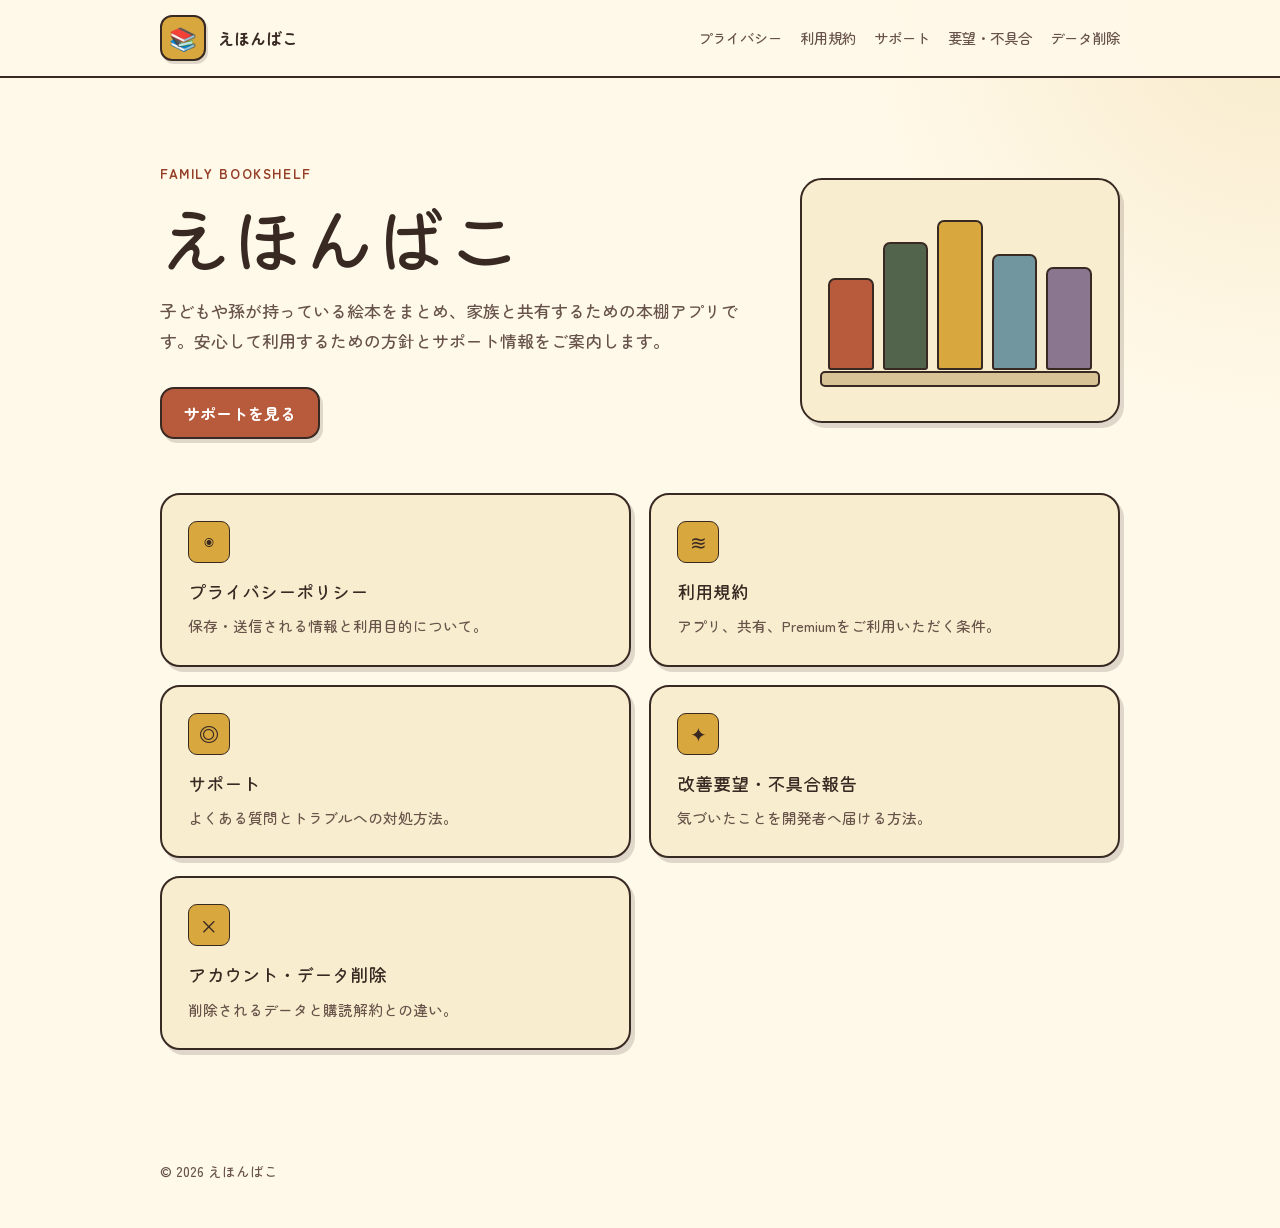
<file: ehonbako/index.html>
<!doctype html>
<html lang="ja">
<head>
  <meta charset="utf-8">
  <meta name="viewport" content="width=device-width, initial-scale=1">
  <meta name="description" content="えほんばこの公式サポート・ポリシーページです。">
  <title>えほんばこ｜サポート・ポリシー</title>
  <link rel="icon" href="favicon.svg" type="image/svg+xml">
  <link rel="stylesheet" href="styles.css">
</head>
<body>
  <header class="site-header"><nav class="nav" aria-label="メインナビゲーション"><a class="brand" href="index.html"><span class="brand-mark" aria-hidden="true">📚</span><span>えほんばこ</span></a><div class="nav-links"><a href="privacy-policy.html">プライバシー</a><a href="terms.html">利用規約</a><a href="support.html">サポート</a><a href="feedback.html">要望・不具合</a><a href="account-deletion.html">データ削除</a></div></nav></header>
  <main>
    <section class="hero">
      <div><div class="eyebrow">FAMILY BOOKSHELF</div><h1>えほんばこ</h1><p class="lead">子どもや孫が持っている絵本をまとめ、家族と共有するための本棚アプリです。安心して利用するための方針とサポート情報をご案内します。</p><a class="button" href="support.html">サポートを見る</a></div>
      <div class="shelf-art" aria-hidden="true"><div class="books"><span class="book"></span><span class="book"></span><span class="book"></span><span class="book"></span><span class="book"></span></div><span class="shelf"></span></div>
    </section>
    <section class="card-grid" aria-label="ご案内">
      <a class="card" href="privacy-policy.html"><span class="icon" aria-hidden="true">◉</span><h2>プライバシーポリシー</h2><p>保存・送信される情報と利用目的について。</p></a>
      <a class="card" href="terms.html"><span class="icon" aria-hidden="true">≋</span><h2>利用規約</h2><p>アプリ、共有、Premiumをご利用いただく条件。</p></a>
      <a class="card" href="support.html"><span class="icon" aria-hidden="true">◎</span><h2>サポート</h2><p>よくある質問とトラブルへの対処方法。</p></a>
      <a class="card" href="feedback.html"><span class="icon" aria-hidden="true">✦</span><h2>改善要望・不具合報告</h2><p>気づいたことを開発者へ届ける方法。</p></a>
      <a class="card" href="account-deletion.html"><span class="icon" aria-hidden="true">×</span><h2>アカウント・データ削除</h2><p>削除されるデータと購読解約との違い。</p></a>
    </section>
  </main>
  <footer class="site-footer">© 2026 えほんばこ</footer>
</body>
</html>
</file>
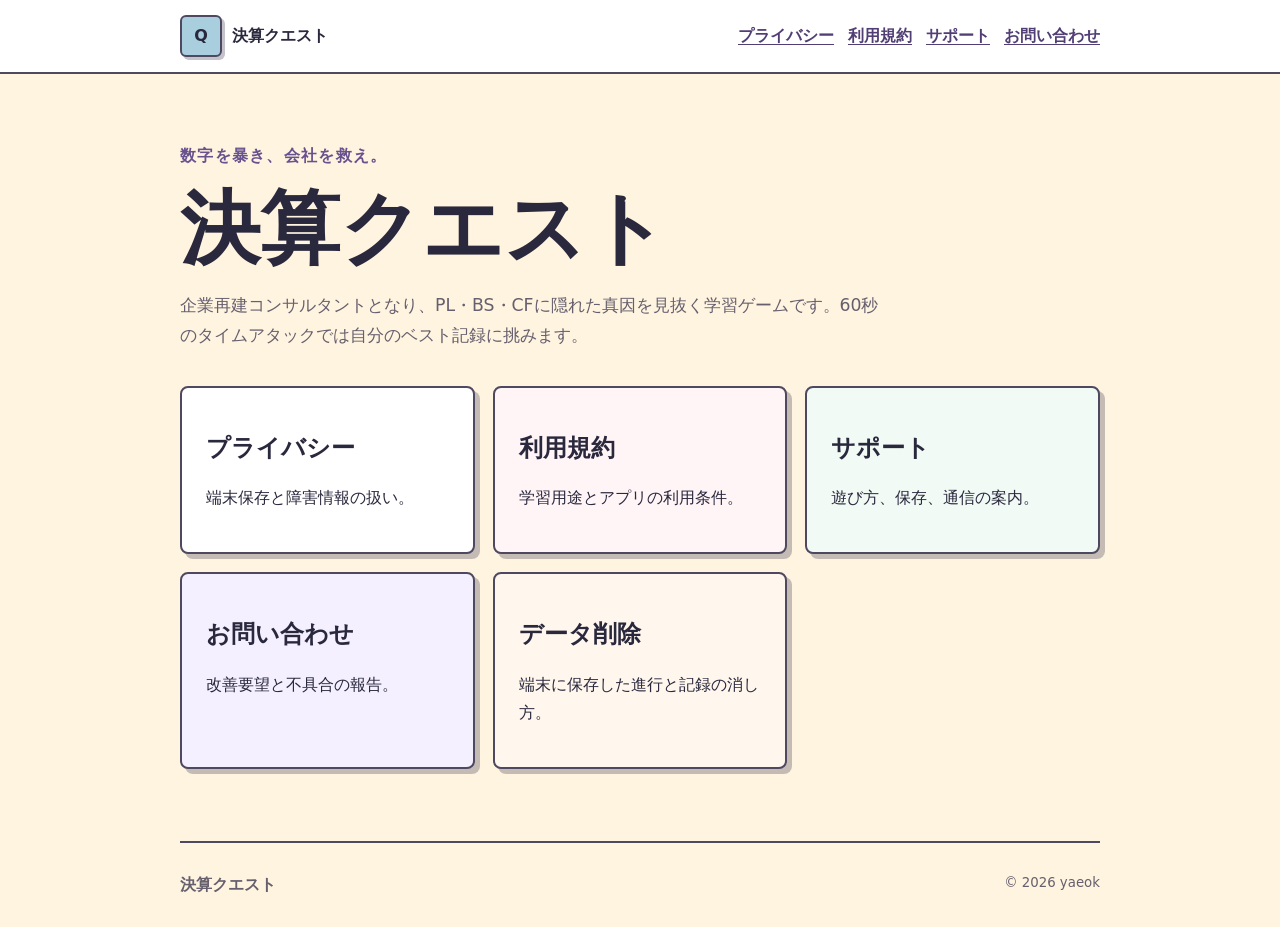
<file: kessan-quest/index.html>
<!doctype html>
<html lang="ja">
<head>
  <meta charset="utf-8">
  <meta name="viewport" content="width=device-width,initial-scale=1">
  <meta name="description" content="決算クエストの公式サポート情報です。">
  <title>決算クエスト｜公式サポート</title>
  <link rel="stylesheet" href="style.css">
</head>
<body>
  <a class="skip" href="#main">本文へ</a>
  <header class="site-header"><nav class="nav" aria-label="メインナビゲーション"><a class="brand" href="index.html"><span class="mark" aria-hidden="true">Q</span>決算クエスト</a><div class="links"><a href="privacy-policy.html">プライバシー</a><a href="terms.html">利用規約</a><a href="support.html">サポート</a><a href="feedback.html">お問い合わせ</a></div></nav></header>
  <main id="main">
    <p class="kicker">数字を暴き、会社を救え。</p>
    <h1>決算クエスト</h1>
    <p class="lead">企業再建コンサルタントとなり、PL・BS・CFに隠れた真因を見抜く学習ゲームです。60秒のタイムアタックでは自分のベスト記録に挑みます。</p>
    <div class="grid">
      <a class="card" href="privacy-policy.html"><h2>プライバシー</h2><p>端末保存と障害情報の扱い。</p></a>
      <a class="card" href="terms.html"><h2>利用規約</h2><p>学習用途とアプリの利用条件。</p></a>
      <a class="card" href="support.html"><h2>サポート</h2><p>遊び方、保存、通信の案内。</p></a>
      <a class="card" href="feedback.html"><h2>お問い合わせ</h2><p>改善要望と不具合の報告。</p></a>
      <a class="card" href="account-deletion.html"><h2>データ削除</h2><p>端末に保存した進行と記録の消し方。</p></a>
    </div>
  </main>
  <footer><strong>決算クエスト</strong><small>© 2026 yaeok</small></footer>
</body>
</html>
</file>
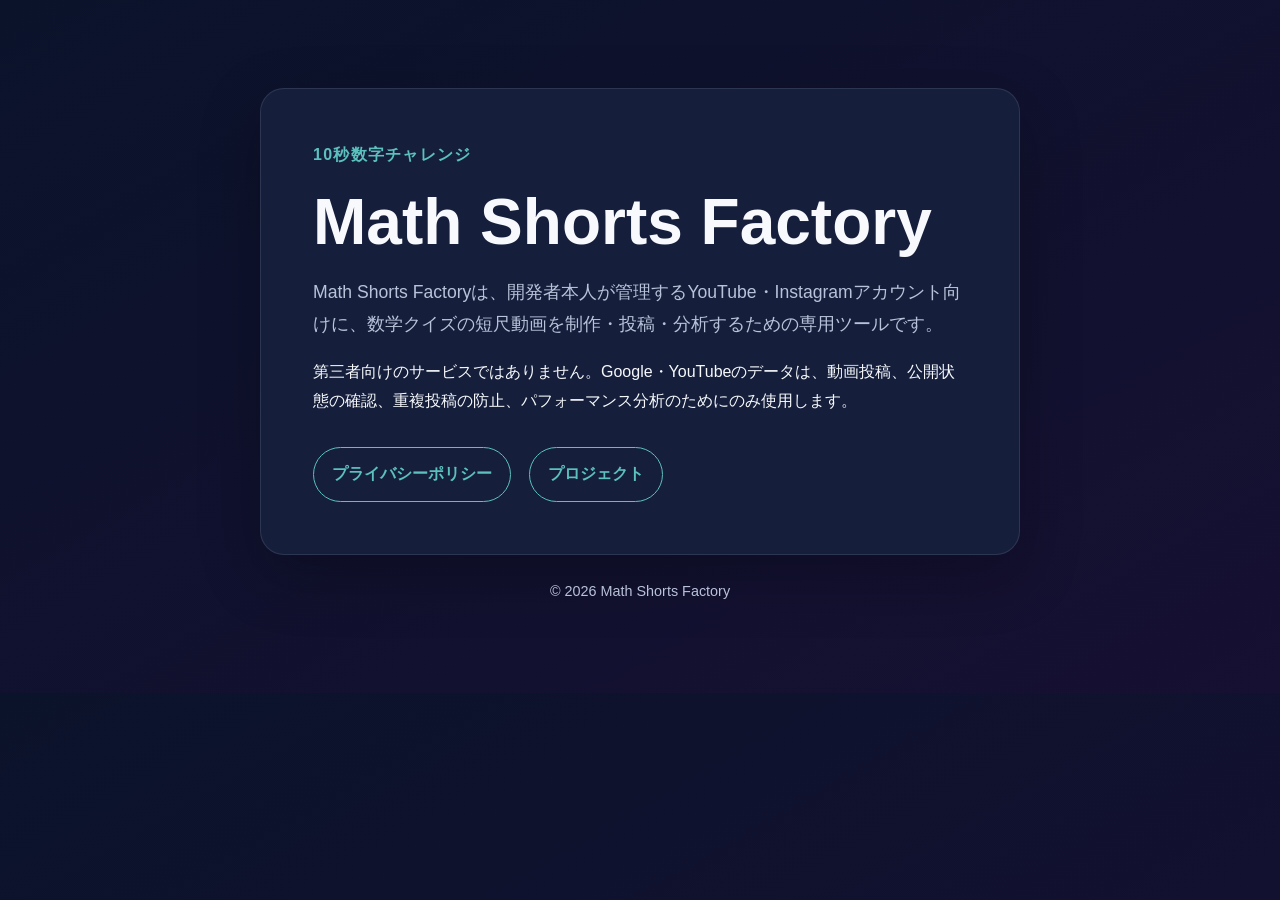
<file: math-shorts-factory/index.html>
<!doctype html>
<html lang="ja">
<head>
  <meta charset="utf-8">
  <meta name="viewport" content="width=device-width,initial-scale=1">
  <title>Math Shorts Factory</title>
  <meta name="description" content="数学クイズ動画の制作・投稿・分析を行う開発者専用ツール">
  <style>
    :root{color-scheme:dark;--bg:#0b132b;--card:#16213e;--accent:#5bc0be;--text:#f7f9fc;--muted:#b8c2d8}
    *{box-sizing:border-box}body{margin:0;background:linear-gradient(150deg,var(--bg),#161032);color:var(--text);font-family:-apple-system,BlinkMacSystemFont,"Hiragino Sans","Noto Sans JP",sans-serif;line-height:1.8}
    main{width:min(760px,calc(100% - 40px));margin:0 auto;padding:88px 0}section{background:rgba(22,33,62,.92);border:1px solid rgba(255,255,255,.1);border-radius:24px;padding:clamp(28px,6vw,52px);box-shadow:0 20px 60px rgba(0,0,0,.25)}
    .eyebrow{color:var(--accent);font-weight:800;letter-spacing:.08em}h1{font-size:clamp(2.2rem,8vw,4rem);line-height:1.15;margin:.25em 0}.lead{font-size:1.1rem;color:var(--muted)}a{color:var(--accent)}nav{display:flex;flex-wrap:wrap;gap:18px;margin-top:32px}.button{display:inline-block;padding:12px 18px;border:1px solid var(--accent);border-radius:999px;text-decoration:none;font-weight:700}footer{color:var(--muted);font-size:.9rem;margin-top:24px;text-align:center}
  </style>
</head>
<body><main><section>
  <div class="eyebrow">10秒数字チャレンジ</div>
  <h1>Math Shorts Factory</h1>
  <p class="lead">Math Shorts Factoryは、開発者本人が管理するYouTube・Instagramアカウント向けに、数学クイズの短尺動画を制作・投稿・分析するための専用ツールです。</p>
  <p>第三者向けのサービスではありません。Google・YouTubeのデータは、動画投稿、公開状態の確認、重複投稿の防止、パフォーマンス分析のためにのみ使用します。</p>
  <nav>
    <a class="button" href="./privacy-policy.html">プライバシーポリシー</a>
    <a class="button" href="https://github.com/yaeok/math-shorts-factory">プロジェクト</a>
  </nav>
</section><footer>© 2026 Math Shorts Factory</footer></main></body>
</html>
</file>
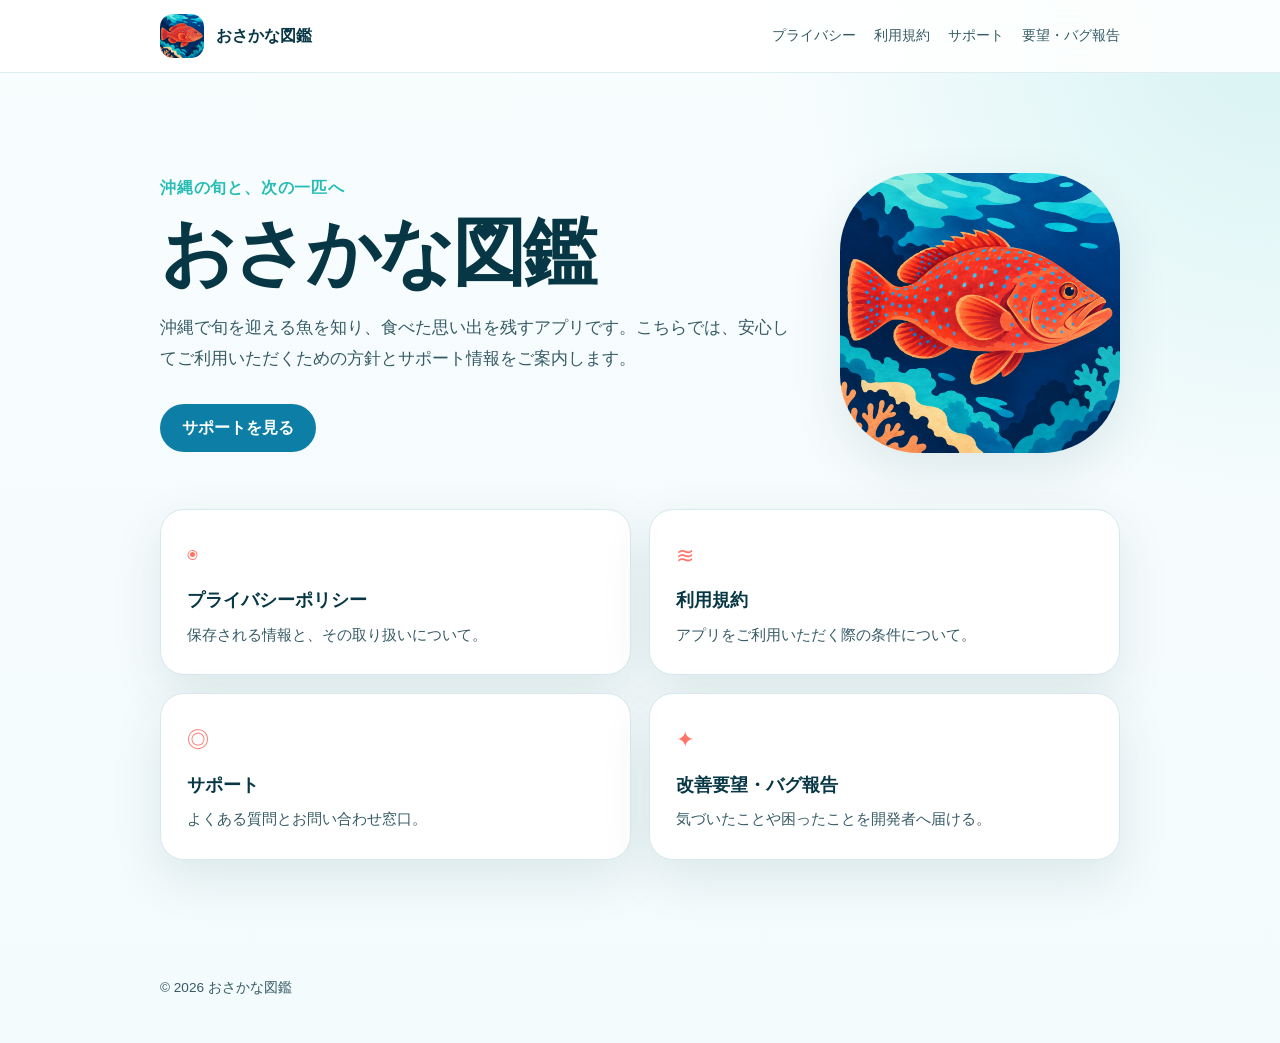
<file: osakana-zukan/index.html>
<!doctype html>
<html lang="ja">
<head>
  <meta charset="utf-8">
  <meta name="viewport" content="width=device-width, initial-scale=1">
  <meta name="description" content="おさかな図鑑の公式サポート・ポリシーページです。">
  <title>おさかな図鑑｜サポート・ポリシー</title>
  <link rel="icon" href="assets/app-icon.png">
  <link rel="stylesheet" href="styles.css">
</head>
<body>
  <header class="site-header">
    <nav class="nav" aria-label="メインナビゲーション">
      <a class="brand" href="index.html"><img src="assets/app-icon.png" alt=""><span>おさかな図鑑</span></a>
      <div class="nav-links"><a href="privacy-policy.html">プライバシー</a><a href="terms.html">利用規約</a><a href="support.html">サポート</a><a href="feedback.html">要望・バグ報告</a></div>
    </nav>
  </header>
  <main>
    <section class="hero">
      <div>
        <div class="eyebrow">沖縄の旬と、次の一匹へ</div>
        <h1>おさかな図鑑</h1>
        <p class="lead">沖縄で旬を迎える魚を知り、食べた思い出を残すアプリです。こちらでは、安心してご利用いただくための方針とサポート情報をご案内します。</p>
        <a class="button" href="support.html">サポートを見る</a>
      </div>
      <img src="assets/app-icon.png" alt="赤いアカジンと沖縄の海を描いた、おさかな図鑑のアプリアイコン">
    </section>
    <section class="card-grid" aria-label="ご案内">
      <a class="card" href="privacy-policy.html"><span class="icon" aria-hidden="true">◉</span><h2>プライバシーポリシー</h2><p>保存される情報と、その取り扱いについて。</p></a>
      <a class="card" href="terms.html"><span class="icon" aria-hidden="true">≋</span><h2>利用規約</h2><p>アプリをご利用いただく際の条件について。</p></a>
      <a class="card" href="support.html"><span class="icon" aria-hidden="true">◎</span><h2>サポート</h2><p>よくある質問とお問い合わせ窓口。</p></a>
      <a class="card" href="feedback.html"><span class="icon" aria-hidden="true">✦</span><h2>改善要望・バグ報告</h2><p>気づいたことや困ったことを開発者へ届ける。</p></a>
    </section>
  </main>
  <footer class="site-footer">© 2026 おさかな図鑑</footer>
</body>
</html>
</file>
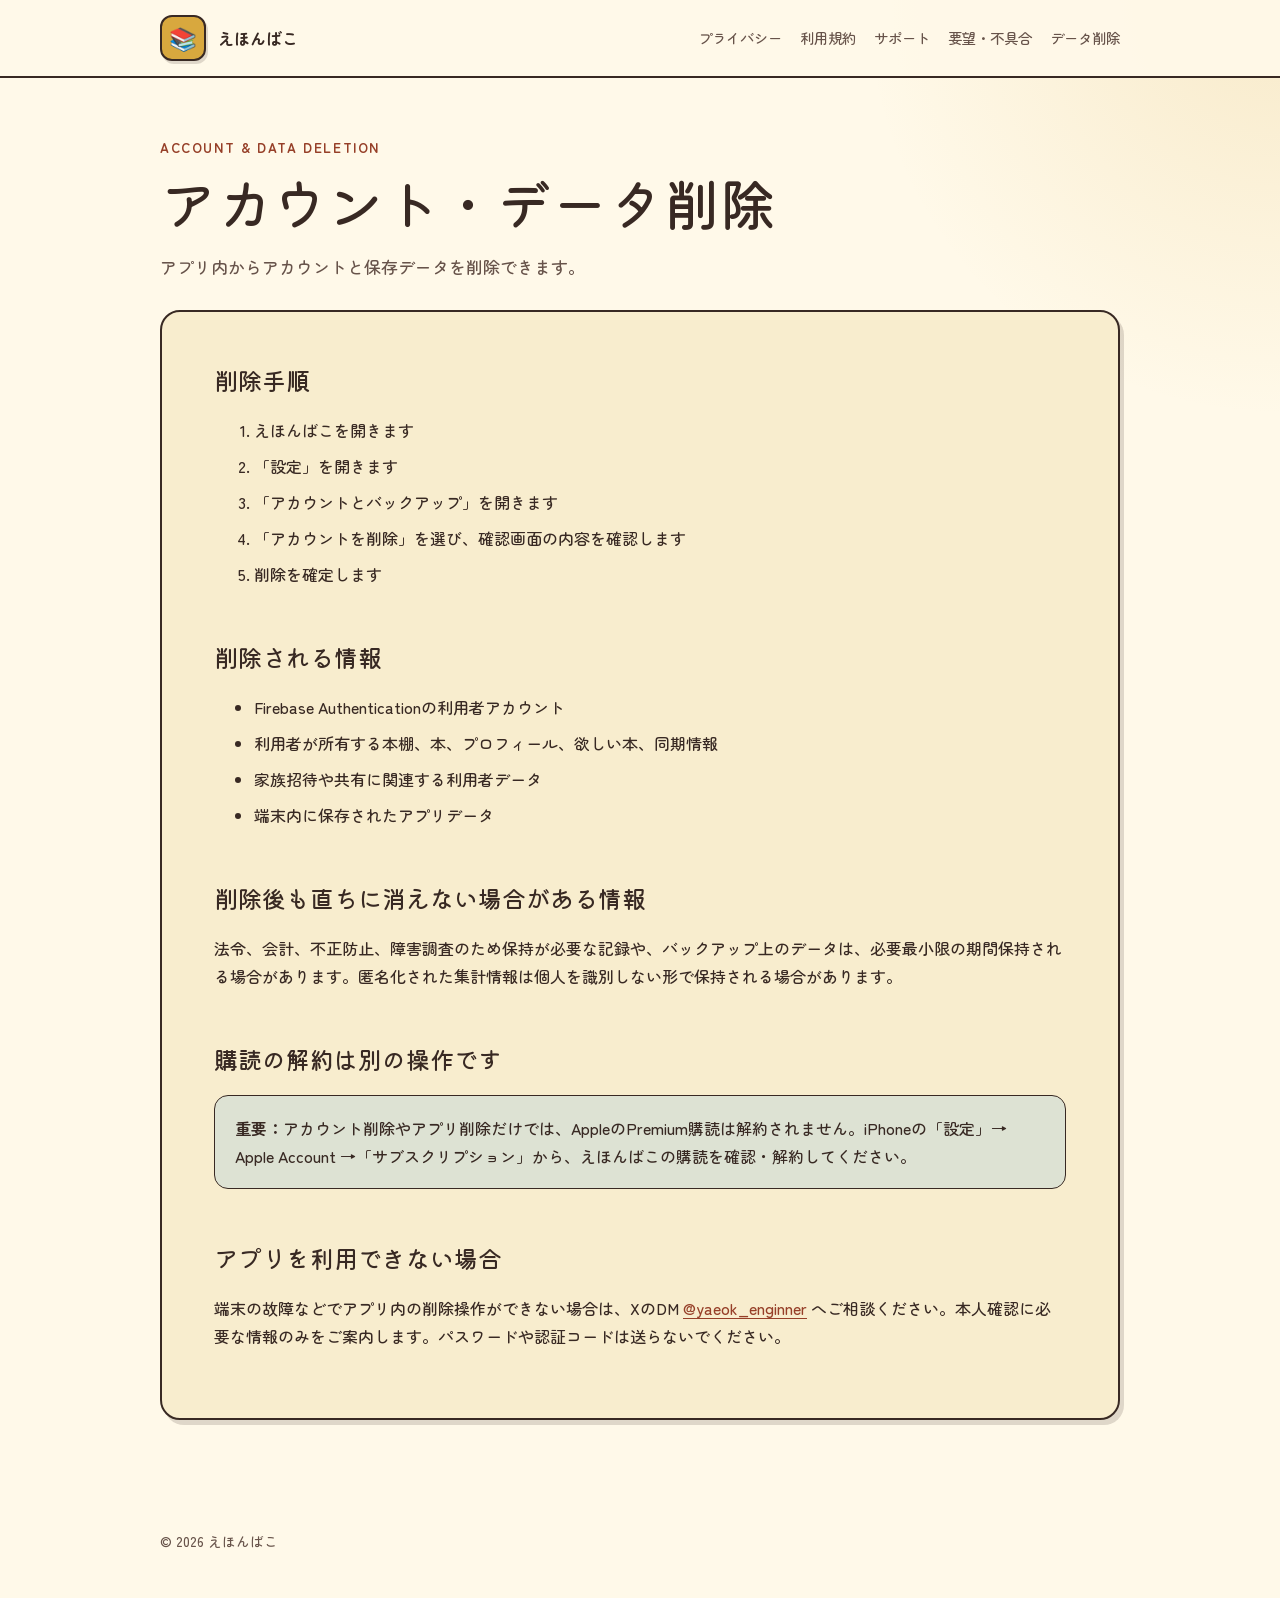
<file: ehonbako/account-deletion.html>
<!doctype html>
<html lang="ja">
<head><meta charset="utf-8"><meta name="viewport" content="width=device-width, initial-scale=1"><meta name="description" content="えほんばこのアカウント・データ削除案内"><title>アカウント・データ削除｜えほんばこ</title><link rel="icon" href="favicon.svg" type="image/svg+xml"><link rel="stylesheet" href="styles.css"></head>
<body>
  <header class="site-header"><nav class="nav" aria-label="メインナビゲーション"><a class="brand" href="index.html"><span class="brand-mark" aria-hidden="true">📚</span><span>えほんばこ</span></a><div class="nav-links"><a href="privacy-policy.html">プライバシー</a><a href="terms.html">利用規約</a><a href="support.html">サポート</a><a href="feedback.html">要望・不具合</a><a href="account-deletion.html" aria-current="page">データ削除</a></div></nav></header>
  <main><header class="page-heading"><div class="eyebrow">ACCOUNT &amp; DATA DELETION</div><h1>アカウント・データ削除</h1><p class="lead">アプリ内からアカウントと保存データを削除できます。</p></header>
    <article class="content-card">
      <h2>削除手順</h2><ol><li>えほんばこを開きます</li><li>「設定」を開きます</li><li>「アカウントとバックアップ」を開きます</li><li>「アカウントを削除」を選び、確認画面の内容を確認します</li><li>削除を確定します</li></ol>
      <h2>削除される情報</h2><ul><li>Firebase Authenticationの利用者アカウント</li><li>利用者が所有する本棚、本、プロフィール、欲しい本、同期情報</li><li>家族招待や共有に関連する利用者データ</li><li>端末内に保存されたアプリデータ</li></ul>
      <h2>削除後も直ちに消えない場合がある情報</h2><p>法令、会計、不正防止、障害調査のため保持が必要な記録や、バックアップ上のデータは、必要最小限の期間保持される場合があります。匿名化された集計情報は個人を識別しない形で保持される場合があります。</p>
      <h2>購読の解約は別の操作です</h2><p class="notice"><strong>重要：</strong>アカウント削除やアプリ削除だけでは、AppleのPremium購読は解約されません。iPhoneの「設定」→ Apple Account →「サブスクリプション」から、えほんばこの購読を確認・解約してください。</p>
      <h2>アプリを利用できない場合</h2><p>端末の故障などでアプリ内の削除操作ができない場合は、XのDM <a href="https://x.com/yaeok_enginner" target="_blank" rel="noopener noreferrer">@yaeok_enginner</a> へご相談ください。本人確認に必要な情報のみをご案内します。パスワードや認証コードは送らないでください。</p>
    </article>
  </main><footer class="site-footer">© 2026 えほんばこ</footer>
</body></html>
</file>
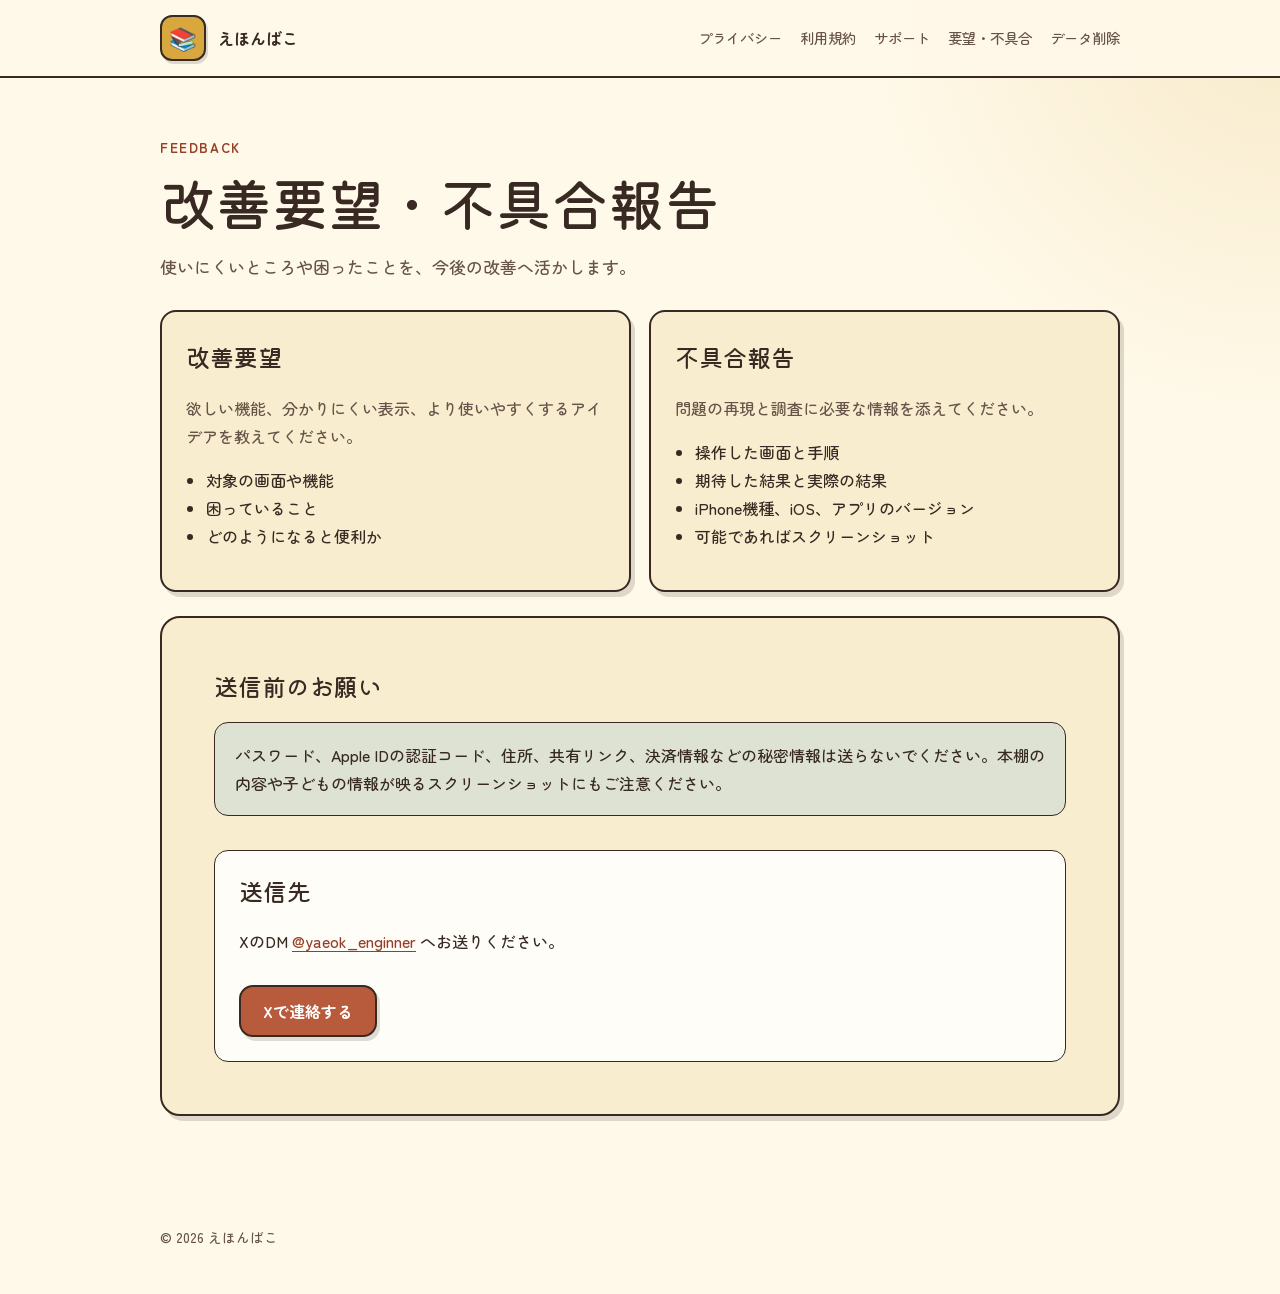
<file: ehonbako/feedback.html>
<!doctype html>
<html lang="ja">
<head><meta charset="utf-8"><meta name="viewport" content="width=device-width, initial-scale=1"><meta name="description" content="えほんばこの改善要望・不具合報告"><title>改善要望・不具合報告｜えほんばこ</title><link rel="icon" href="favicon.svg" type="image/svg+xml"><link rel="stylesheet" href="styles.css"></head>
<body>
  <header class="site-header"><nav class="nav" aria-label="メインナビゲーション"><a class="brand" href="index.html"><span class="brand-mark" aria-hidden="true">📚</span><span>えほんばこ</span></a><div class="nav-links"><a href="privacy-policy.html">プライバシー</a><a href="terms.html">利用規約</a><a href="support.html">サポート</a><a href="feedback.html" aria-current="page">要望・不具合</a><a href="account-deletion.html">データ削除</a></div></nav></header>
  <main><header class="page-heading"><div class="eyebrow">FEEDBACK</div><h1>改善要望・不具合報告</h1><p class="lead">使いにくいところや困ったことを、今後の改善へ活かします。</p></header>
    <section class="report-grid">
      <article class="report-card"><h2>改善要望</h2><p>欲しい機能、分かりにくい表示、より使いやすくするアイデアを教えてください。</p><ul class="checklist"><li>対象の画面や機能</li><li>困っていること</li><li>どのようになると便利か</li></ul></article>
      <article class="report-card"><h2>不具合報告</h2><p>問題の再現と調査に必要な情報を添えてください。</p><ul class="checklist"><li>操作した画面と手順</li><li>期待した結果と実際の結果</li><li>iPhone機種、iOS、アプリのバージョン</li><li>可能であればスクリーンショット</li></ul></article>
    </section>
    <article class="content-card" style="margin-top: 24px"><h2>送信前のお願い</h2><p class="notice">パスワード、Apple IDの認証コード、住所、共有リンク、決済情報などの秘密情報は送らないでください。本棚の内容や子どもの情報が映るスクリーンショットにもご注意ください。</p><section class="contact"><h2>送信先</h2><p>XのDM <a href="https://x.com/yaeok_enginner" target="_blank" rel="noopener noreferrer">@yaeok_enginner</a> へお送りください。</p><a class="button" href="https://x.com/yaeok_enginner" target="_blank" rel="noopener noreferrer">Xで連絡する</a></section></article>
  </main><footer class="site-footer">© 2026 えほんばこ</footer>
</body></html>
</file>
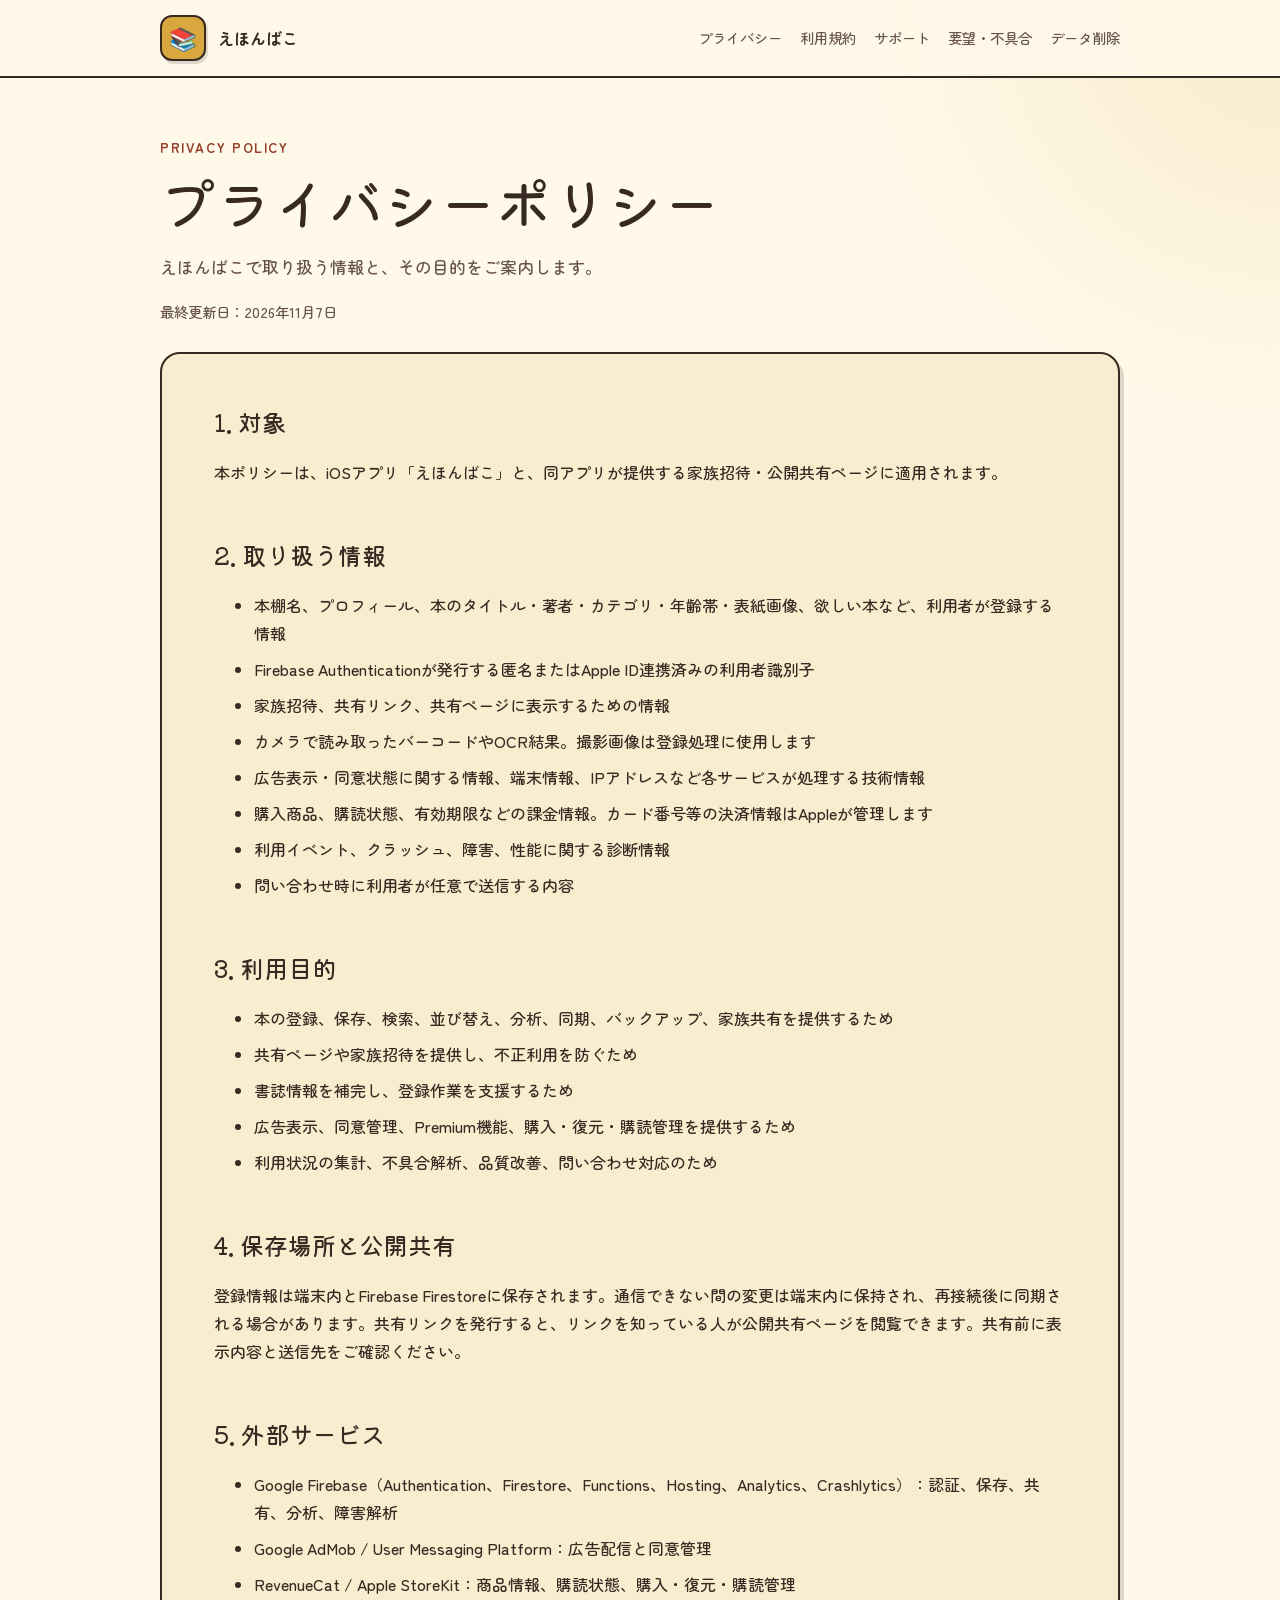
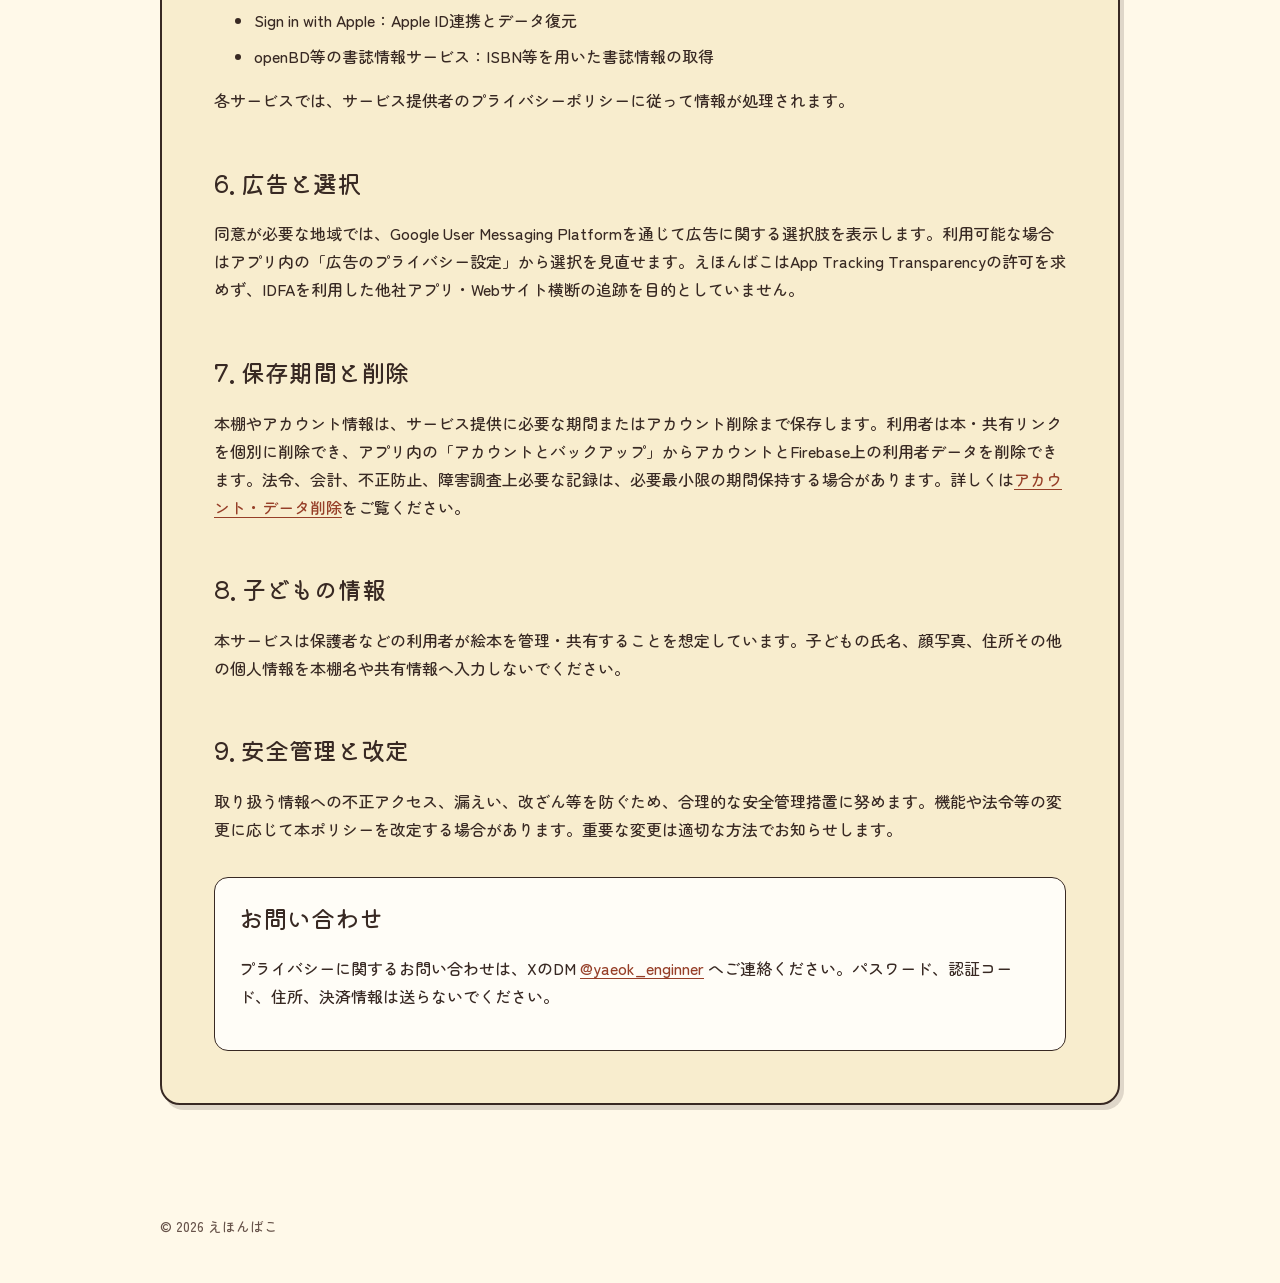
<file: ehonbako/privacy-policy.html>
<!doctype html>
<html lang="ja">
<head><meta charset="utf-8"><meta name="viewport" content="width=device-width, initial-scale=1"><meta name="description" content="えほんばこのプライバシーポリシー"><title>プライバシーポリシー｜えほんばこ</title><link rel="icon" href="favicon.svg" type="image/svg+xml"><link rel="stylesheet" href="styles.css"></head>
<body>
  <header class="site-header"><nav class="nav" aria-label="メインナビゲーション"><a class="brand" href="index.html"><span class="brand-mark" aria-hidden="true">📚</span><span>えほんばこ</span></a><div class="nav-links"><a href="privacy-policy.html" aria-current="page">プライバシー</a><a href="terms.html">利用規約</a><a href="support.html">サポート</a><a href="feedback.html">要望・不具合</a><a href="account-deletion.html">データ削除</a></div></nav></header>
  <main><header class="page-heading"><div class="eyebrow">PRIVACY POLICY</div><h1>プライバシーポリシー</h1><p class="lead">えほんばこで取り扱う情報と、その目的をご案内します。</p><p class="updated">最終更新日：2026年11月7日</p></header>
    <article class="content-card">
      <h2>1. 対象</h2><p>本ポリシーは、iOSアプリ「えほんばこ」と、同アプリが提供する家族招待・公開共有ページに適用されます。</p>
      <h2>2. 取り扱う情報</h2><ul><li>本棚名、プロフィール、本のタイトル・著者・カテゴリ・年齢帯・表紙画像、欲しい本など、利用者が登録する情報</li><li>Firebase Authenticationが発行する匿名またはApple ID連携済みの利用者識別子</li><li>家族招待、共有リンク、共有ページに表示するための情報</li><li>カメラで読み取ったバーコードやOCR結果。撮影画像は登録処理に使用します</li><li>広告表示・同意状態に関する情報、端末情報、IPアドレスなど各サービスが処理する技術情報</li><li>購入商品、購読状態、有効期限などの課金情報。カード番号等の決済情報はAppleが管理します</li><li>利用イベント、クラッシュ、障害、性能に関する診断情報</li><li>問い合わせ時に利用者が任意で送信する内容</li></ul>
      <h2>3. 利用目的</h2><ul><li>本の登録、保存、検索、並び替え、分析、同期、バックアップ、家族共有を提供するため</li><li>共有ページや家族招待を提供し、不正利用を防ぐため</li><li>書誌情報を補完し、登録作業を支援するため</li><li>広告表示、同意管理、Premium機能、購入・復元・購読管理を提供するため</li><li>利用状況の集計、不具合解析、品質改善、問い合わせ対応のため</li></ul>
      <h2>4. 保存場所と公開共有</h2><p>登録情報は端末内とFirebase Firestoreに保存されます。通信できない間の変更は端末内に保持され、再接続後に同期される場合があります。共有リンクを発行すると、リンクを知っている人が公開共有ページを閲覧できます。共有前に表示内容と送信先をご確認ください。</p>
      <h2>5. 外部サービス</h2><ul><li>Google Firebase（Authentication、Firestore、Functions、Hosting、Analytics、Crashlytics）：認証、保存、共有、分析、障害解析</li><li>Google AdMob / User Messaging Platform：広告配信と同意管理</li><li>RevenueCat / Apple StoreKit：商品情報、購読状態、購入・復元・購読管理</li><li>Sign in with Apple：Apple ID連携とデータ復元</li><li>openBD等の書誌情報サービス：ISBN等を用いた書誌情報の取得</li></ul><p>各サービスでは、サービス提供者のプライバシーポリシーに従って情報が処理されます。</p>
      <h2>6. 広告と選択</h2><p>同意が必要な地域では、Google User Messaging Platformを通じて広告に関する選択肢を表示します。利用可能な場合はアプリ内の「広告のプライバシー設定」から選択を見直せます。えほんばこはApp Tracking Transparencyの許可を求めず、IDFAを利用した他社アプリ・Webサイト横断の追跡を目的としていません。</p>
      <h2>7. 保存期間と削除</h2><p>本棚やアカウント情報は、サービス提供に必要な期間またはアカウント削除まで保存します。利用者は本・共有リンクを個別に削除でき、アプリ内の「アカウントとバックアップ」からアカウントとFirebase上の利用者データを削除できます。法令、会計、不正防止、障害調査上必要な記録は、必要最小限の期間保持する場合があります。詳しくは<a href="account-deletion.html">アカウント・データ削除</a>をご覧ください。</p>
      <h2>8. 子どもの情報</h2><p>本サービスは保護者などの利用者が絵本を管理・共有することを想定しています。子どもの氏名、顔写真、住所その他の個人情報を本棚名や共有情報へ入力しないでください。</p>
      <h2>9. 安全管理と改定</h2><p>取り扱う情報への不正アクセス、漏えい、改ざん等を防ぐため、合理的な安全管理措置に努めます。機能や法令等の変更に応じて本ポリシーを改定する場合があります。重要な変更は適切な方法でお知らせします。</p>
      <section class="contact"><h2>お問い合わせ</h2><p>プライバシーに関するお問い合わせは、XのDM <a href="https://x.com/yaeok_enginner" target="_blank" rel="noopener noreferrer">@yaeok_enginner</a> へご連絡ください。パスワード、認証コード、住所、決済情報は送らないでください。</p></section>
    </article>
  </main><footer class="site-footer">© 2026 えほんばこ</footer>
</body></html>
</file>
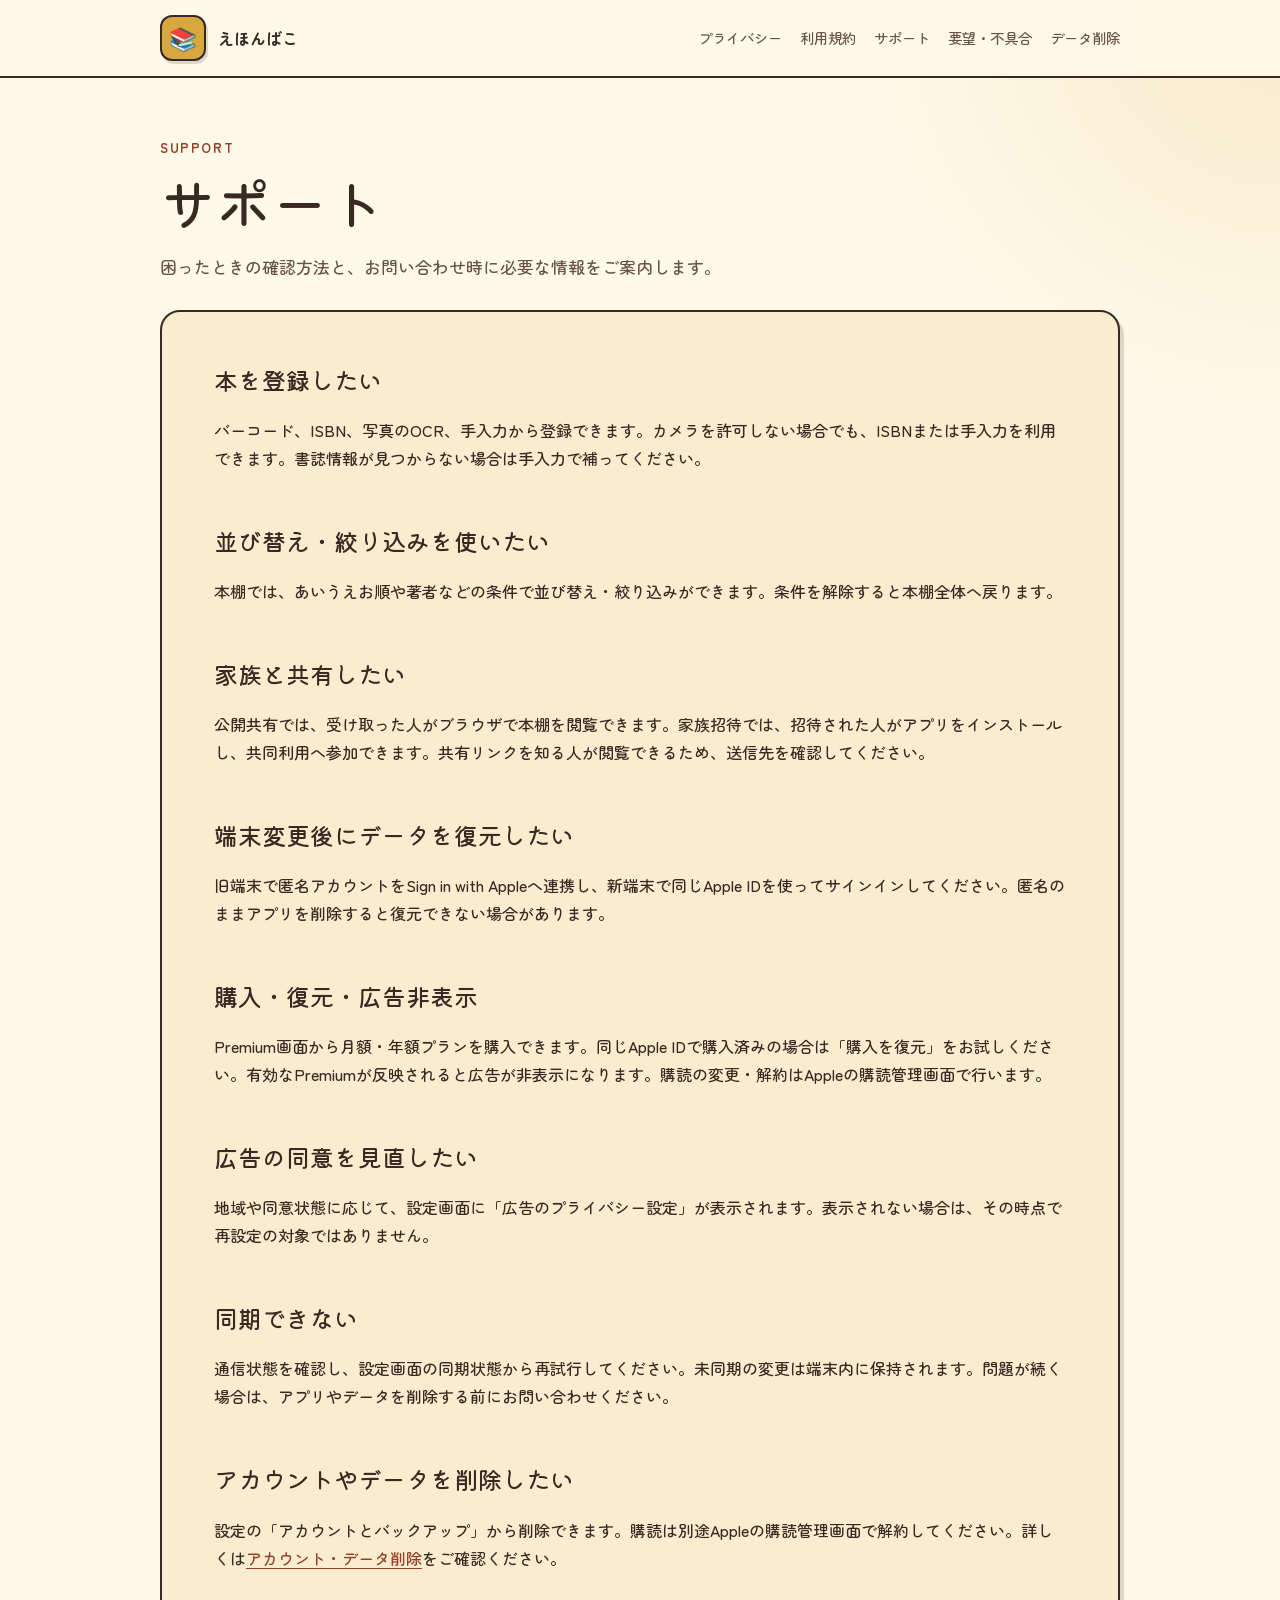
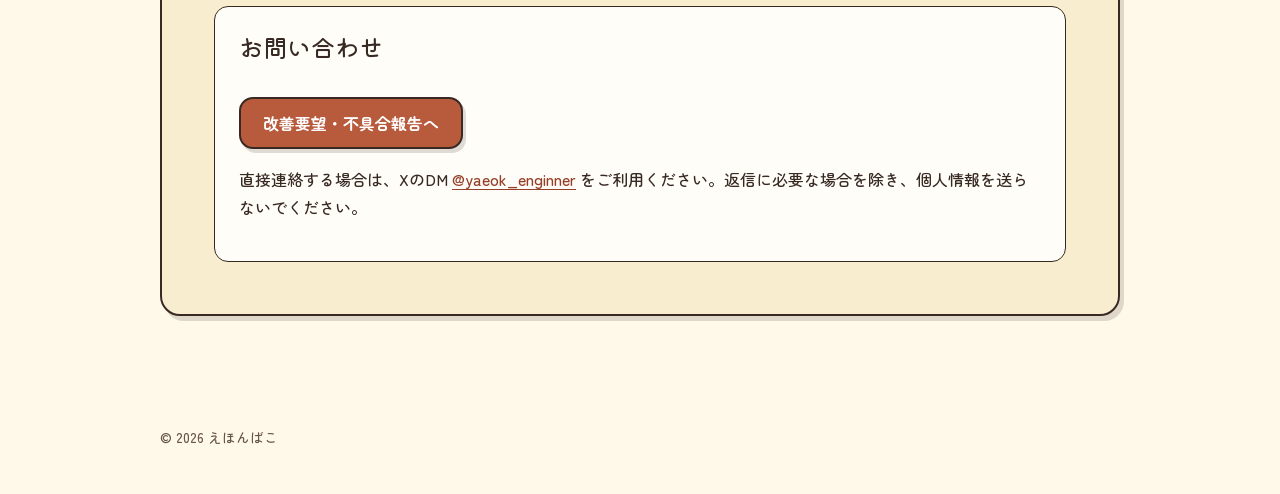
<file: ehonbako/support.html>
<!doctype html>
<html lang="ja">
<head><meta charset="utf-8"><meta name="viewport" content="width=device-width, initial-scale=1"><meta name="description" content="えほんばこのサポート"><title>サポート｜えほんばこ</title><link rel="icon" href="favicon.svg" type="image/svg+xml"><link rel="stylesheet" href="styles.css"></head>
<body>
  <header class="site-header"><nav class="nav" aria-label="メインナビゲーション"><a class="brand" href="index.html"><span class="brand-mark" aria-hidden="true">📚</span><span>えほんばこ</span></a><div class="nav-links"><a href="privacy-policy.html">プライバシー</a><a href="terms.html">利用規約</a><a href="support.html" aria-current="page">サポート</a><a href="feedback.html">要望・不具合</a><a href="account-deletion.html">データ削除</a></div></nav></header>
  <main><header class="page-heading"><div class="eyebrow">SUPPORT</div><h1>サポート</h1><p class="lead">困ったときの確認方法と、お問い合わせ時に必要な情報をご案内します。</p></header>
    <article class="content-card">
      <h2>本を登録したい</h2><p>バーコード、ISBN、写真のOCR、手入力から登録できます。カメラを許可しない場合でも、ISBNまたは手入力を利用できます。書誌情報が見つからない場合は手入力で補ってください。</p>
      <h2>並び替え・絞り込みを使いたい</h2><p>本棚では、あいうえお順や著者などの条件で並び替え・絞り込みができます。条件を解除すると本棚全体へ戻ります。</p>
      <h2>家族と共有したい</h2><p>公開共有では、受け取った人がブラウザで本棚を閲覧できます。家族招待では、招待された人がアプリをインストールし、共同利用へ参加できます。共有リンクを知る人が閲覧できるため、送信先を確認してください。</p>
      <h2>端末変更後にデータを復元したい</h2><p>旧端末で匿名アカウントをSign in with Appleへ連携し、新端末で同じApple IDを使ってサインインしてください。匿名のままアプリを削除すると復元できない場合があります。</p>
      <h2>購入・復元・広告非表示</h2><p>Premium画面から月額・年額プランを購入できます。同じApple IDで購入済みの場合は「購入を復元」をお試しください。有効なPremiumが反映されると広告が非表示になります。購読の変更・解約はAppleの購読管理画面で行います。</p>
      <h2>広告の同意を見直したい</h2><p>地域や同意状態に応じて、設定画面に「広告のプライバシー設定」が表示されます。表示されない場合は、その時点で再設定の対象ではありません。</p>
      <h2>同期できない</h2><p>通信状態を確認し、設定画面の同期状態から再試行してください。未同期の変更は端末内に保持されます。問題が続く場合は、アプリやデータを削除する前にお問い合わせください。</p>
      <h2>アカウントやデータを削除したい</h2><p>設定の「アカウントとバックアップ」から削除できます。購読は別途Appleの購読管理画面で解約してください。詳しくは<a href="account-deletion.html">アカウント・データ削除</a>をご確認ください。</p>
      <section class="contact"><h2>お問い合わせ</h2><p><a class="button" href="feedback.html">改善要望・不具合報告へ</a></p><p>直接連絡する場合は、XのDM <a href="https://x.com/yaeok_enginner" target="_blank" rel="noopener noreferrer">@yaeok_enginner</a> をご利用ください。返信に必要な場合を除き、個人情報を送らないでください。</p></section>
    </article>
  </main><footer class="site-footer">© 2026 えほんばこ</footer>
</body></html>
</file>
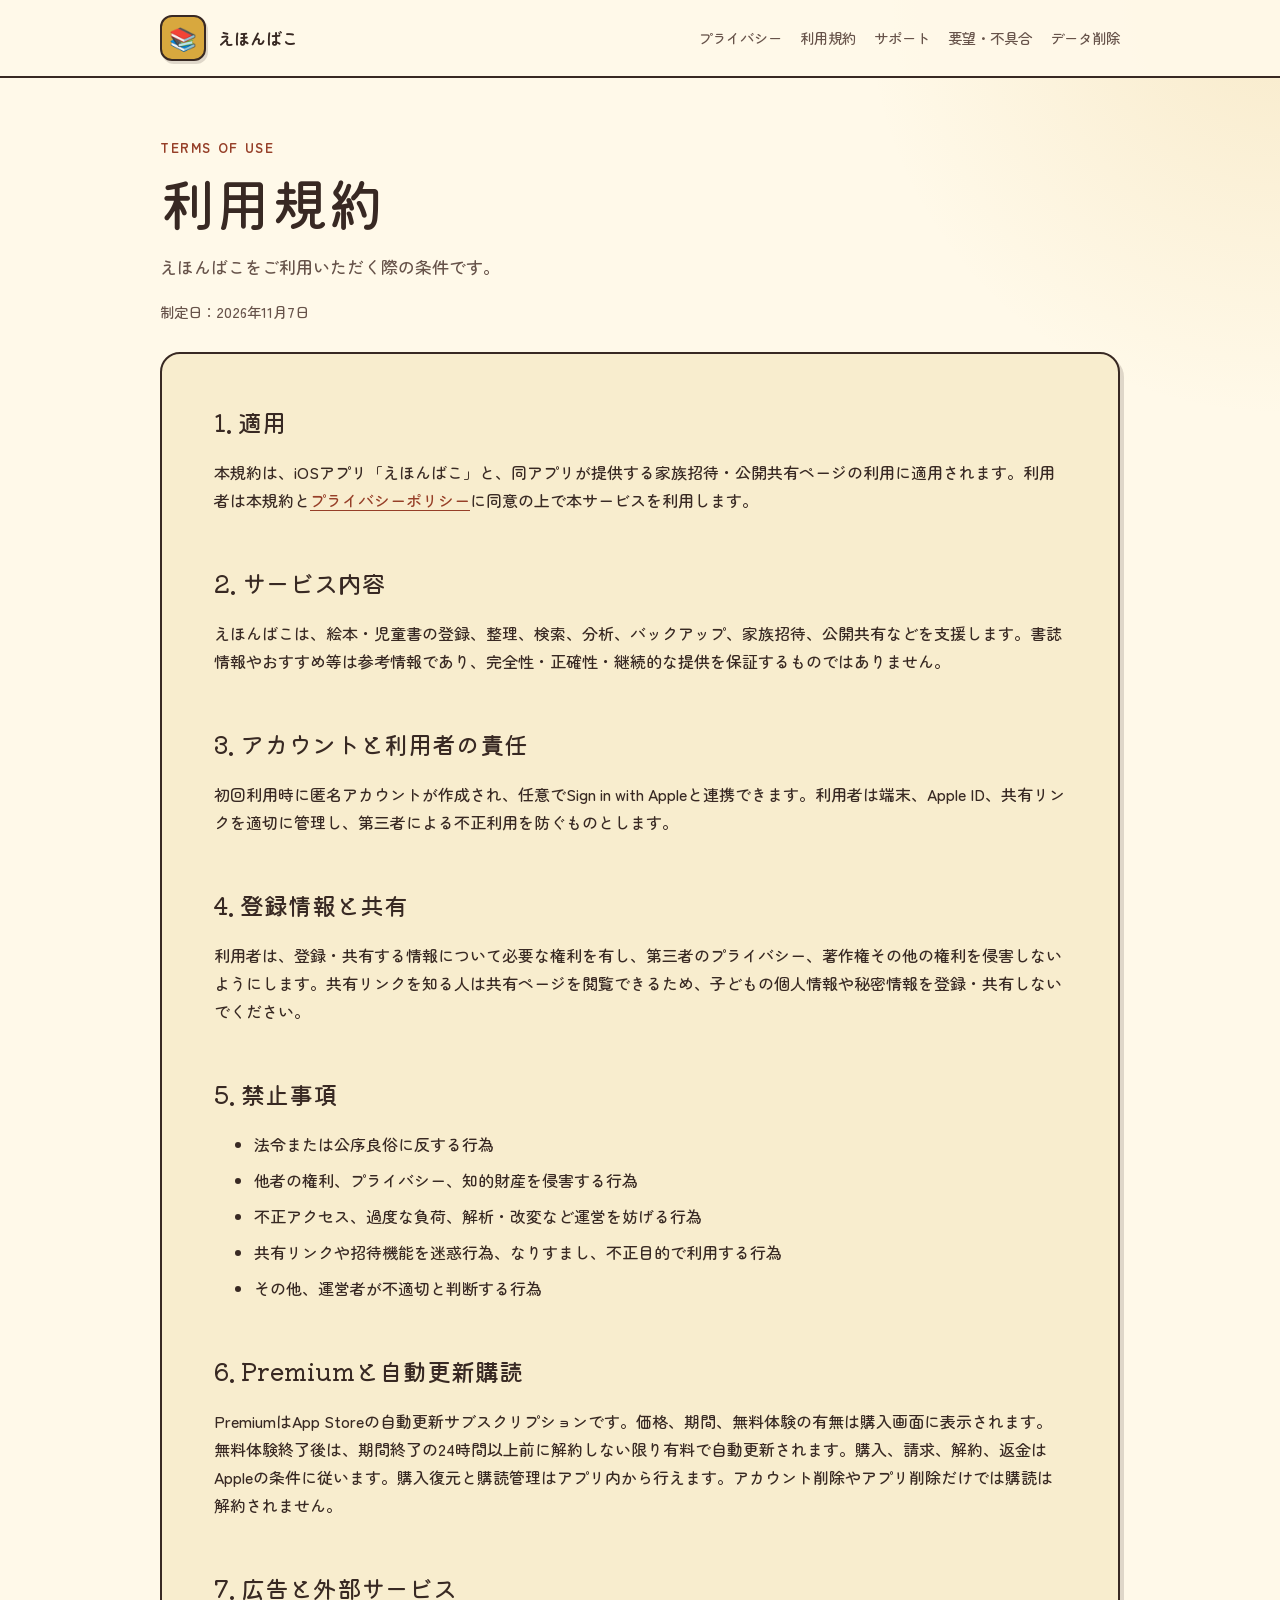
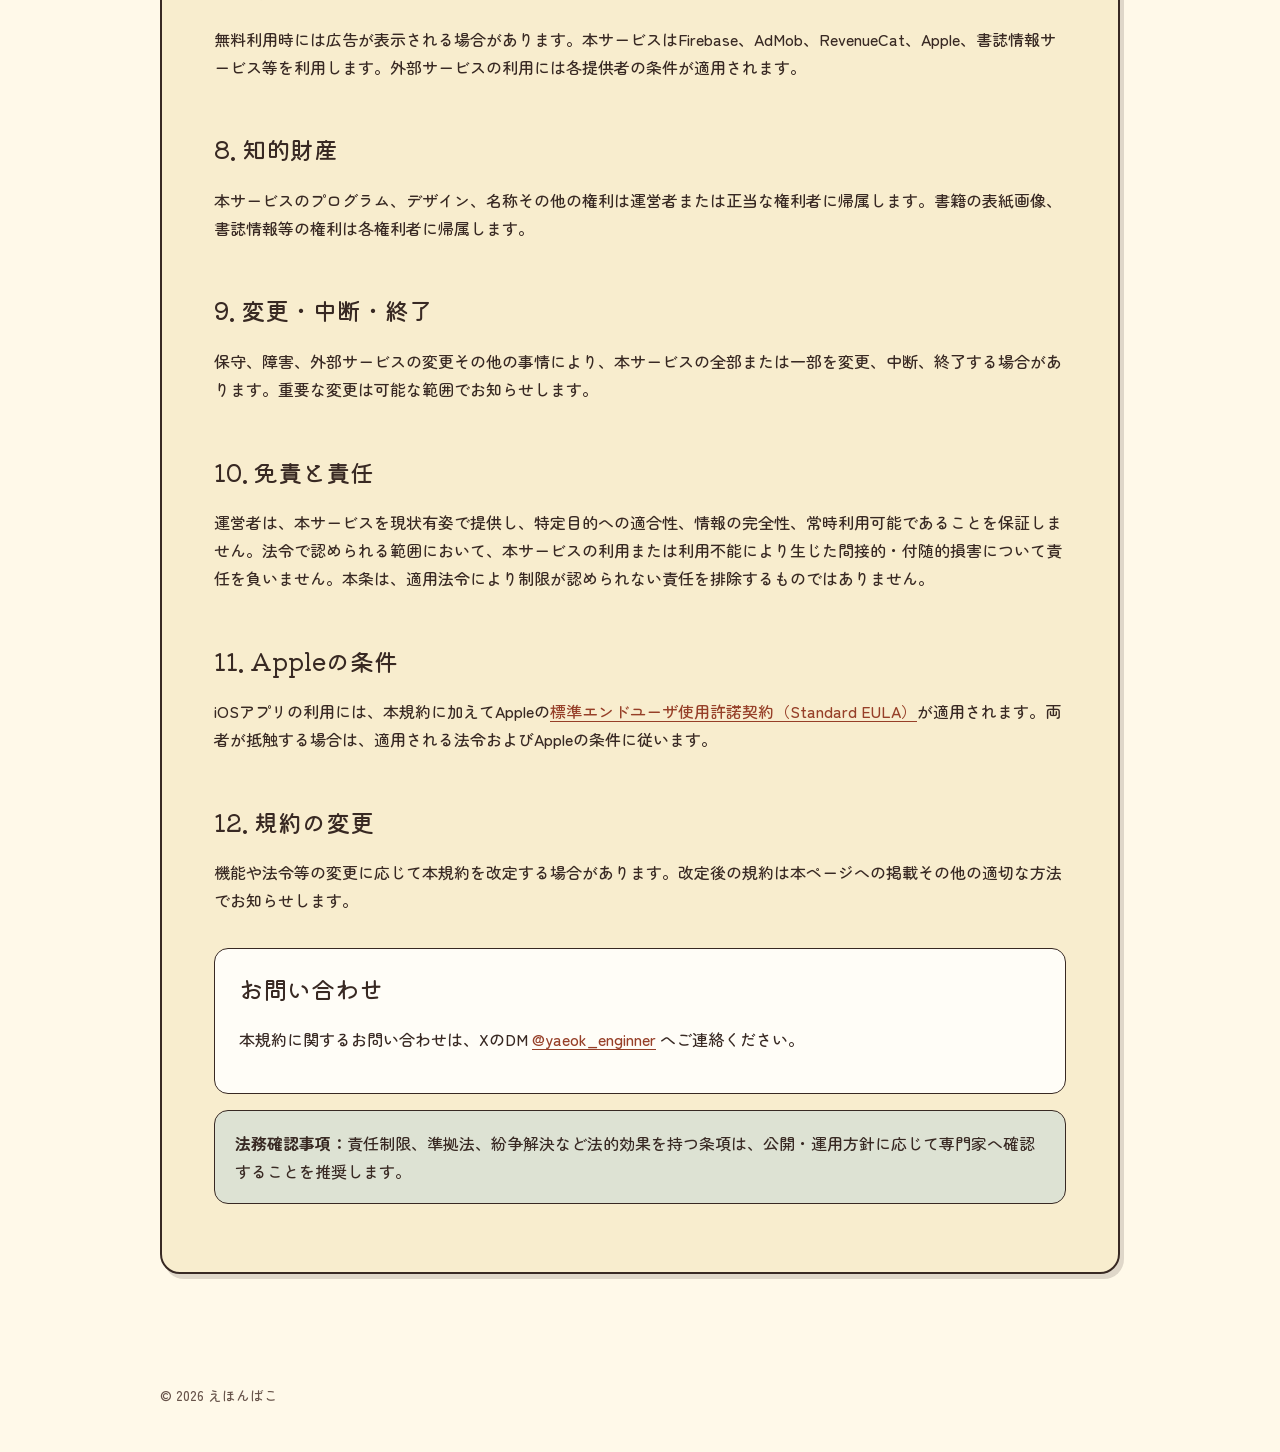
<file: ehonbako/terms.html>
<!doctype html>
<html lang="ja">
<head><meta charset="utf-8"><meta name="viewport" content="width=device-width, initial-scale=1"><meta name="description" content="えほんばこの利用規約"><title>利用規約｜えほんばこ</title><link rel="icon" href="favicon.svg" type="image/svg+xml"><link rel="stylesheet" href="styles.css"></head>
<body>
  <header class="site-header"><nav class="nav" aria-label="メインナビゲーション"><a class="brand" href="index.html"><span class="brand-mark" aria-hidden="true">📚</span><span>えほんばこ</span></a><div class="nav-links"><a href="privacy-policy.html">プライバシー</a><a href="terms.html" aria-current="page">利用規約</a><a href="support.html">サポート</a><a href="feedback.html">要望・不具合</a><a href="account-deletion.html">データ削除</a></div></nav></header>
  <main><header class="page-heading"><div class="eyebrow">TERMS OF USE</div><h1>利用規約</h1><p class="lead">えほんばこをご利用いただく際の条件です。</p><p class="updated">制定日：2026年11月7日</p></header>
    <article class="content-card">
      <h2>1. 適用</h2><p>本規約は、iOSアプリ「えほんばこ」と、同アプリが提供する家族招待・公開共有ページの利用に適用されます。利用者は本規約と<a href="privacy-policy.html">プライバシーポリシー</a>に同意の上で本サービスを利用します。</p>
      <h2>2. サービス内容</h2><p>えほんばこは、絵本・児童書の登録、整理、検索、分析、バックアップ、家族招待、公開共有などを支援します。書誌情報やおすすめ等は参考情報であり、完全性・正確性・継続的な提供を保証するものではありません。</p>
      <h2>3. アカウントと利用者の責任</h2><p>初回利用時に匿名アカウントが作成され、任意でSign in with Appleと連携できます。利用者は端末、Apple ID、共有リンクを適切に管理し、第三者による不正利用を防ぐものとします。</p>
      <h2>4. 登録情報と共有</h2><p>利用者は、登録・共有する情報について必要な権利を有し、第三者のプライバシー、著作権その他の権利を侵害しないようにします。共有リンクを知る人は共有ページを閲覧できるため、子どもの個人情報や秘密情報を登録・共有しないでください。</p>
      <h2>5. 禁止事項</h2><ul><li>法令または公序良俗に反する行為</li><li>他者の権利、プライバシー、知的財産を侵害する行為</li><li>不正アクセス、過度な負荷、解析・改変など運営を妨げる行為</li><li>共有リンクや招待機能を迷惑行為、なりすまし、不正目的で利用する行為</li><li>その他、運営者が不適切と判断する行為</li></ul>
      <h2>6. Premiumと自動更新購読</h2><p>PremiumはApp Storeの自動更新サブスクリプションです。価格、期間、無料体験の有無は購入画面に表示されます。無料体験終了後は、期間終了の24時間以上前に解約しない限り有料で自動更新されます。購入、請求、解約、返金はAppleの条件に従います。購入復元と購読管理はアプリ内から行えます。アカウント削除やアプリ削除だけでは購読は解約されません。</p>
      <h2>7. 広告と外部サービス</h2><p>無料利用時には広告が表示される場合があります。本サービスはFirebase、AdMob、RevenueCat、Apple、書誌情報サービス等を利用します。外部サービスの利用には各提供者の条件が適用されます。</p>
      <h2>8. 知的財産</h2><p>本サービスのプログラム、デザイン、名称その他の権利は運営者または正当な権利者に帰属します。書籍の表紙画像、書誌情報等の権利は各権利者に帰属します。</p>
      <h2>9. 変更・中断・終了</h2><p>保守、障害、外部サービスの変更その他の事情により、本サービスの全部または一部を変更、中断、終了する場合があります。重要な変更は可能な範囲でお知らせします。</p>
      <h2>10. 免責と責任</h2><p>運営者は、本サービスを現状有姿で提供し、特定目的への適合性、情報の完全性、常時利用可能であることを保証しません。法令で認められる範囲において、本サービスの利用または利用不能により生じた間接的・付随的損害について責任を負いません。本条は、適用法令により制限が認められない責任を排除するものではありません。</p>
      <h2>11. Appleの条件</h2><p>iOSアプリの利用には、本規約に加えてAppleの<a href="https://www.apple.com/legal/internet-services/itunes/dev/stdeula/" target="_blank" rel="noopener noreferrer">標準エンドユーザ使用許諾契約（Standard EULA）</a>が適用されます。両者が抵触する場合は、適用される法令およびAppleの条件に従います。</p>
      <h2>12. 規約の変更</h2><p>機能や法令等の変更に応じて本規約を改定する場合があります。改定後の規約は本ページへの掲載その他の適切な方法でお知らせします。</p>
      <section class="contact"><h2>お問い合わせ</h2><p>本規約に関するお問い合わせは、XのDM <a href="https://x.com/yaeok_enginner" target="_blank" rel="noopener noreferrer">@yaeok_enginner</a> へご連絡ください。</p></section>
      <p class="notice"><strong>法務確認事項：</strong>責任制限、準拠法、紛争解決など法的効果を持つ条項は、公開・運用方針に応じて専門家へ確認することを推奨します。</p>
    </article>
  </main><footer class="site-footer">© 2026 えほんばこ</footer>
</body></html>
</file>
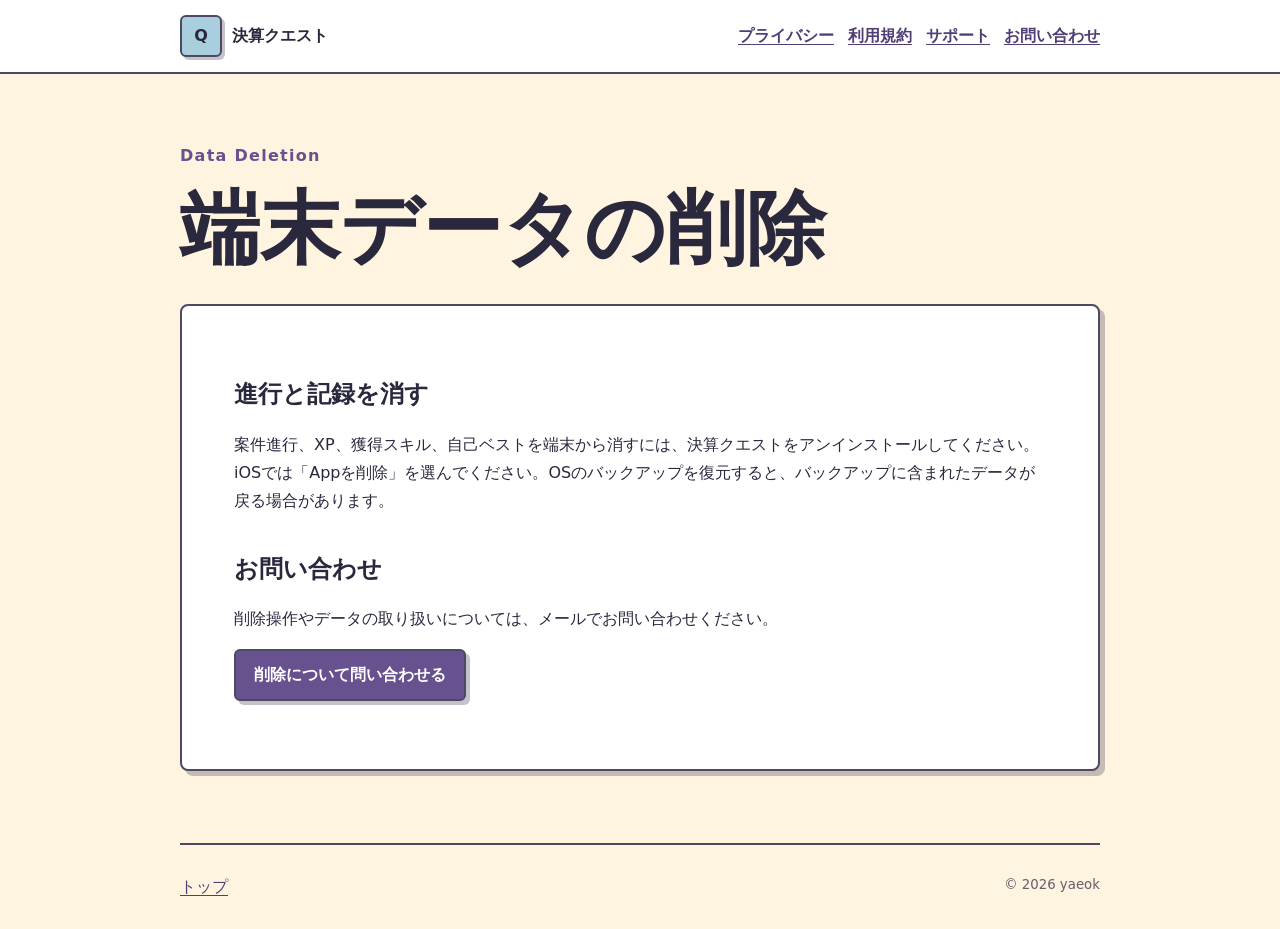
<file: kessan-quest/account-deletion.html>
<!doctype html>
<html lang="ja">
<head>
  <meta charset="utf-8">
  <meta name="viewport" content="width=device-width,initial-scale=1">
  <meta name="description" content="決算クエストの端末に保存した進行と記録を削除する手順です。">
  <title>端末データの削除｜決算クエスト</title>
  <link rel="stylesheet" href="style.css">
</head>
<body>
  <a class="skip" href="#main">本文へ</a>
  <header class="site-header"><nav class="nav" aria-label="メインナビゲーション"><a class="brand" href="index.html"><span class="mark" aria-hidden="true">Q</span>決算クエスト</a><div class="links"><a href="privacy-policy.html">プライバシー</a><a href="terms.html">利用規約</a><a href="support.html">サポート</a><a href="feedback.html">お問い合わせ</a></div></nav></header>
  <main id="main">
    <p class="kicker">Data Deletion</p>
    <h1>端末データの削除</h1>
    <article class="panel">
      <section><h2>進行と記録を消す</h2><p>案件進行、XP、獲得スキル、自己ベストを端末から消すには、決算クエストをアンインストールしてください。iOSでは「Appを削除」を選んでください。OSのバックアップを復元すると、バックアップに含まれたデータが戻る場合があります。</p></section>
      <section><h2>お問い合わせ</h2><p>削除操作やデータの取り扱いについては、メールでお問い合わせください。</p><p><a class="button" href="mailto:yaeok.engineer@gmail.com?subject=%E3%80%90%E6%B1%BA%E7%AE%97%E3%82%AF%E3%82%A8%E3%82%B9%E3%83%88%E3%80%91%E3%83%87%E3%83%BC%E3%82%BF%E5%89%8A%E9%99%A4">削除について問い合わせる</a></p></section>
    </article>
  </main>
  <footer><a href="index.html">トップ</a><small>© 2026 yaeok</small></footer>
</body>
</html>
</file>
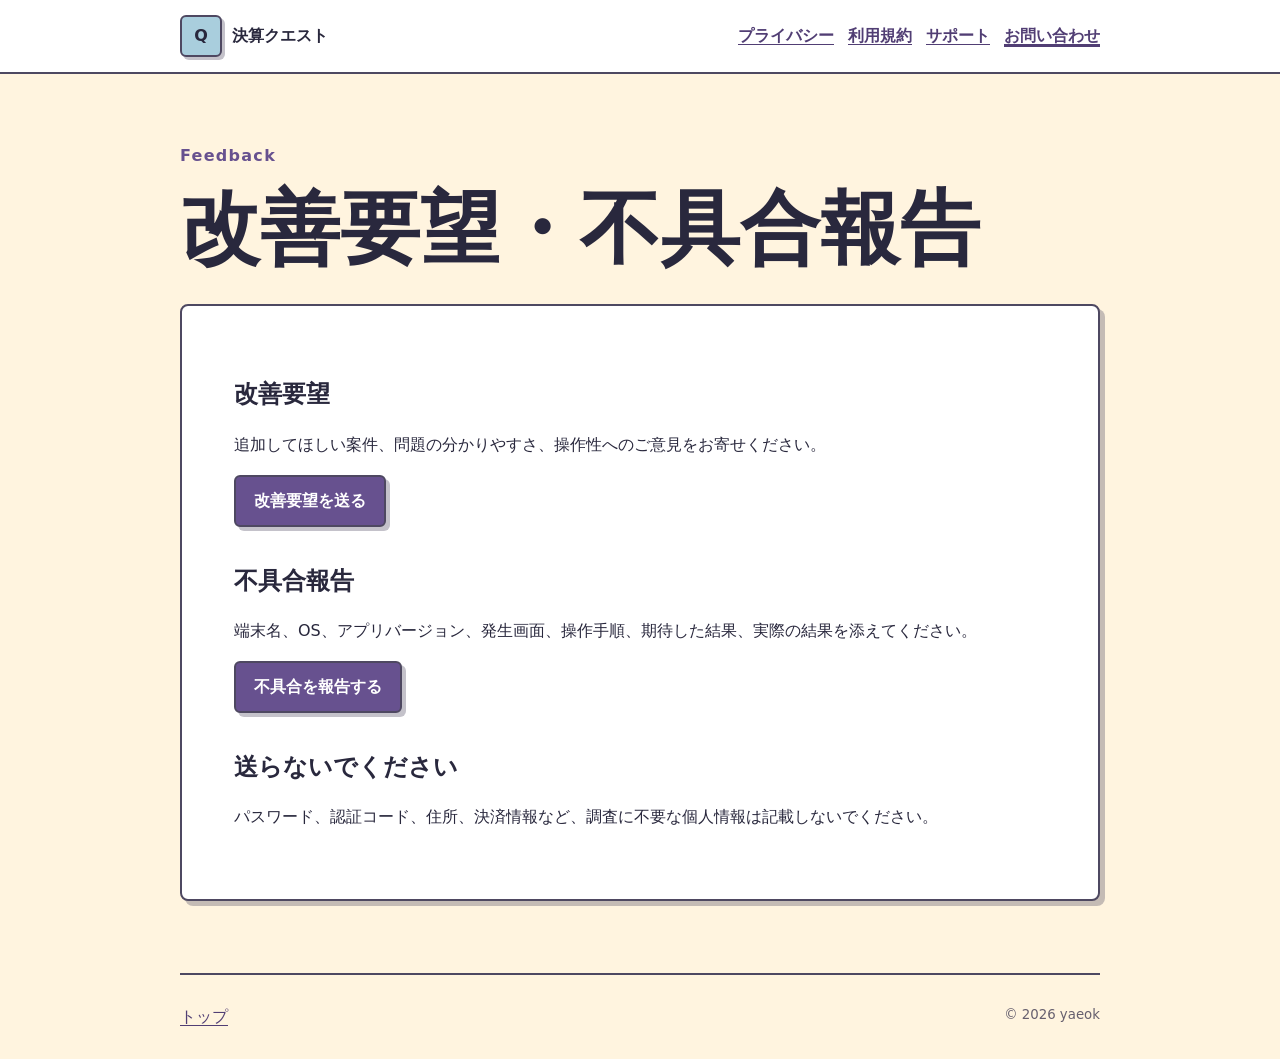
<file: kessan-quest/feedback.html>
<!doctype html>
<html lang="ja">
<head>
  <meta charset="utf-8">
  <meta name="viewport" content="width=device-width,initial-scale=1">
  <meta name="description" content="決算クエストの改善要望・不具合報告窓口です。">
  <title>改善要望・不具合報告｜決算クエスト</title>
  <link rel="stylesheet" href="style.css">
</head>
<body>
  <a class="skip" href="#main">本文へ</a>
  <header class="site-header"><nav class="nav" aria-label="メインナビゲーション"><a class="brand" href="index.html"><span class="mark" aria-hidden="true">Q</span>決算クエスト</a><div class="links"><a href="privacy-policy.html">プライバシー</a><a href="terms.html">利用規約</a><a href="support.html">サポート</a><a aria-current="page" href="feedback.html">お問い合わせ</a></div></nav></header>
  <main id="main">
    <p class="kicker">Feedback</p>
    <h1>改善要望・不具合報告</h1>
    <article class="panel">
      <section><h2>改善要望</h2><p>追加してほしい案件、問題の分かりやすさ、操作性へのご意見をお寄せください。</p><p><a class="button" href="mailto:yaeok.engineer@gmail.com?subject=%E3%80%90%E6%B1%BA%E7%AE%97%E3%82%AF%E3%82%A8%E3%82%B9%E3%83%88%E3%80%91%E6%94%B9%E5%96%84%E8%A6%81%E6%9C%9B">改善要望を送る</a></p></section>
      <section><h2>不具合報告</h2><p>端末名、OS、アプリバージョン、発生画面、操作手順、期待した結果、実際の結果を添えてください。</p><p><a class="button" href="mailto:yaeok.engineer@gmail.com?subject=%E3%80%90%E6%B1%BA%E7%AE%97%E3%82%AF%E3%82%A8%E3%82%B9%E3%83%88%E3%80%91%E4%B8%8D%E5%85%B7%E5%90%88%E5%A0%B1%E5%91%8A">不具合を報告する</a></p></section>
      <section><h2>送らないでください</h2><p>パスワード、認証コード、住所、決済情報など、調査に不要な個人情報は記載しないでください。</p></section>
    </article>
  </main>
  <footer><a href="index.html">トップ</a><small>© 2026 yaeok</small></footer>
</body>
</html>
</file>
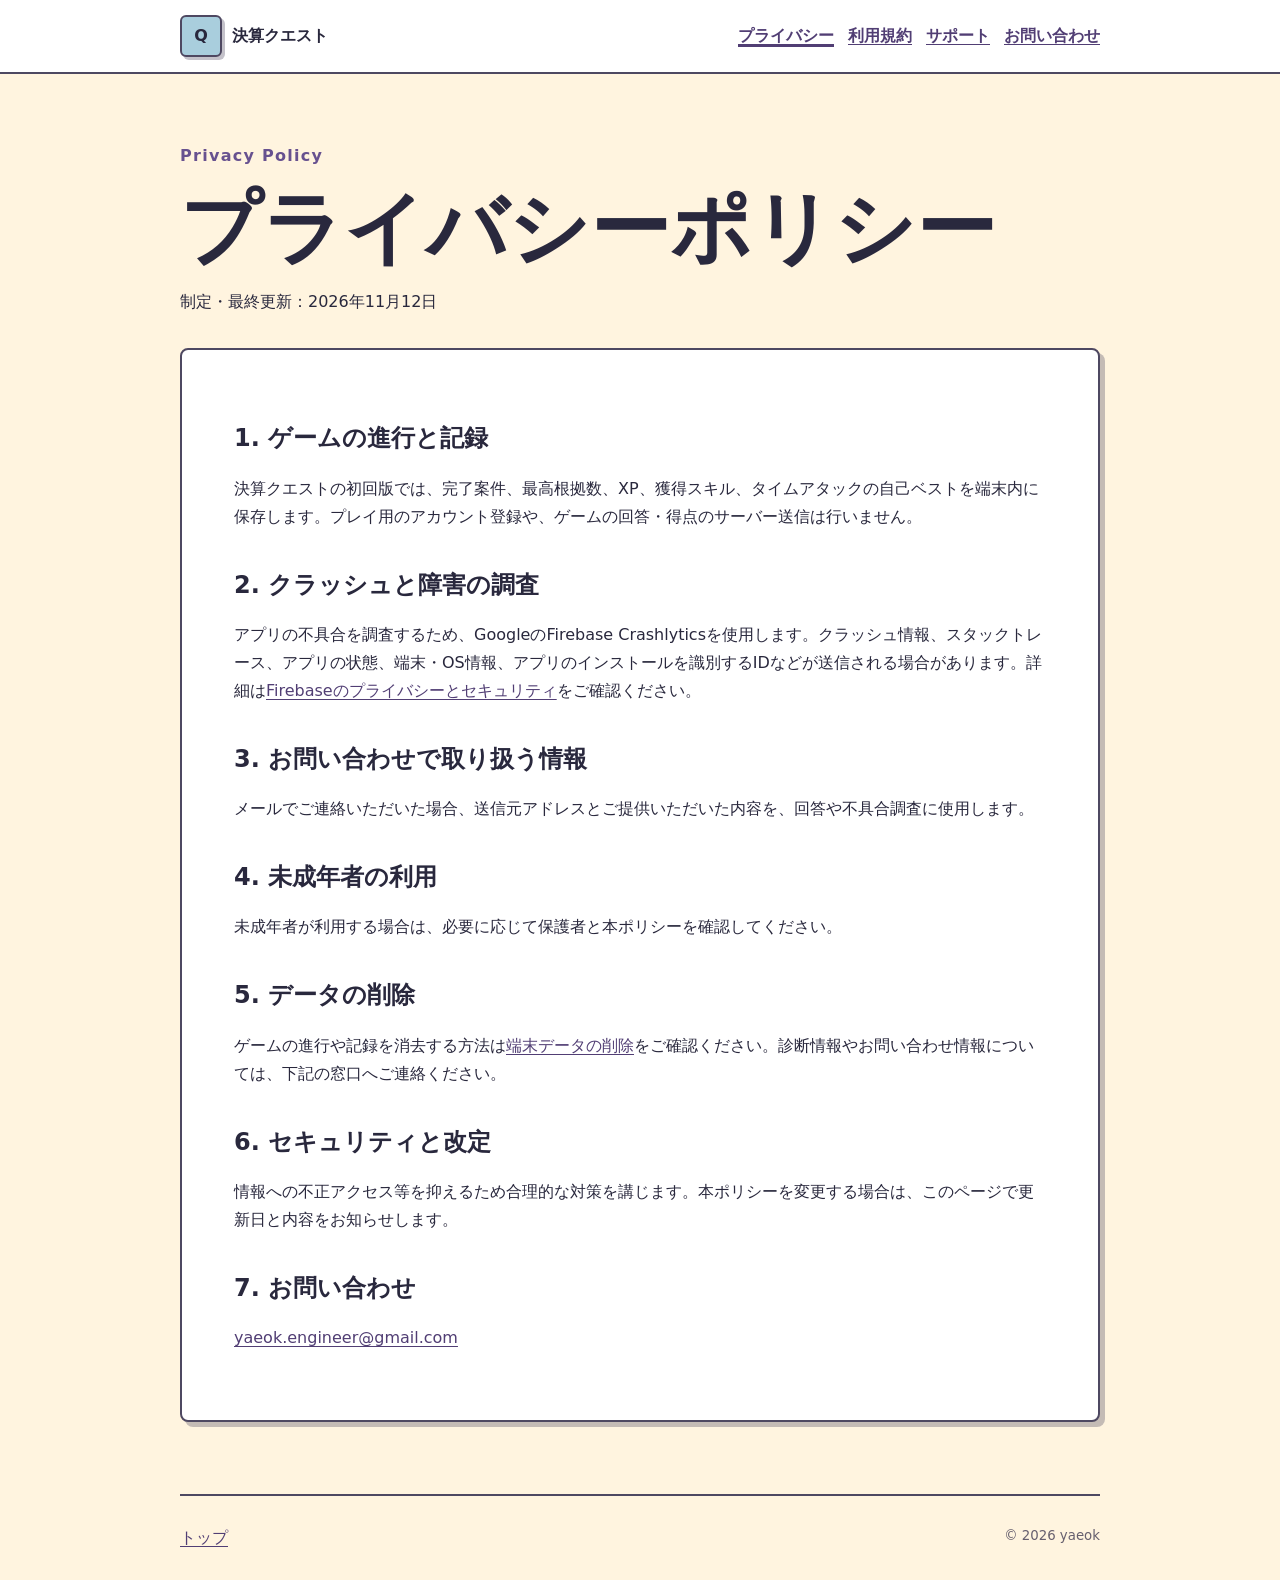
<file: kessan-quest/privacy-policy.html>
<!doctype html>
<html lang="ja"><head><meta charset="utf-8"><meta name="viewport" content="width=device-width,initial-scale=1"><meta name="description" content="決算クエストのプライバシーポリシーです。"><title>プライバシーポリシー｜決算クエスト</title><link rel="stylesheet" href="style.css"></head>
<body><a class="skip" href="#main">本文へ</a><header class="site-header"><nav class="nav" aria-label="メインナビゲーション"><a class="brand" href="index.html"><span class="mark" aria-hidden="true">Q</span>決算クエスト</a><div class="links"><a aria-current="page" href="privacy-policy.html">プライバシー</a><a href="terms.html">利用規約</a><a href="support.html">サポート</a><a href="feedback.html">お問い合わせ</a></div></nav></header>
<main id="main"><p class="kicker">Privacy Policy</p><h1>プライバシーポリシー</h1><p>制定・最終更新：2026年11月12日</p><article class="panel">
<section><h2>1. ゲームの進行と記録</h2><p>決算クエストの初回版では、完了案件、最高根拠数、XP、獲得スキル、タイムアタックの自己ベストを端末内に保存します。プレイ用のアカウント登録や、ゲームの回答・得点のサーバー送信は行いません。</p></section>
<section><h2>2. クラッシュと障害の調査</h2><p>アプリの不具合を調査するため、GoogleのFirebase Crashlyticsを使用します。クラッシュ情報、スタックトレース、アプリの状態、端末・OS情報、アプリのインストールを識別するIDなどが送信される場合があります。詳細は<a href="https://firebase.google.com/support/privacy">Firebaseのプライバシーとセキュリティ</a>をご確認ください。</p></section>
<section><h2>3. お問い合わせで取り扱う情報</h2><p>メールでご連絡いただいた場合、送信元アドレスとご提供いただいた内容を、回答や不具合調査に使用します。</p></section>
<section><h2>4. 未成年者の利用</h2><p>未成年者が利用する場合は、必要に応じて保護者と本ポリシーを確認してください。</p></section>
<section><h2>5. データの削除</h2><p>ゲームの進行や記録を消去する方法は<a href="account-deletion.html">端末データの削除</a>をご確認ください。診断情報やお問い合わせ情報については、下記の窓口へご連絡ください。</p></section>
<section><h2>6. セキュリティと改定</h2><p>情報への不正アクセス等を抑えるため合理的な対策を講じます。本ポリシーを変更する場合は、このページで更新日と内容をお知らせします。</p></section>
<section><h2>7. お問い合わせ</h2><p><a href="mailto:yaeok.engineer@gmail.com?subject=%E3%80%90%E6%B1%BA%E7%AE%97%E3%82%AF%E3%82%A8%E3%82%B9%E3%83%88%E3%80%91%E3%83%97%E3%83%A9%E3%82%A4%E3%83%90%E3%82%B7%E3%83%BC">yaeok.engineer@gmail.com</a></p></section>
</article></main><footer><a href="index.html">トップ</a><small>© 2026 yaeok</small></footer></body></html>
</file>
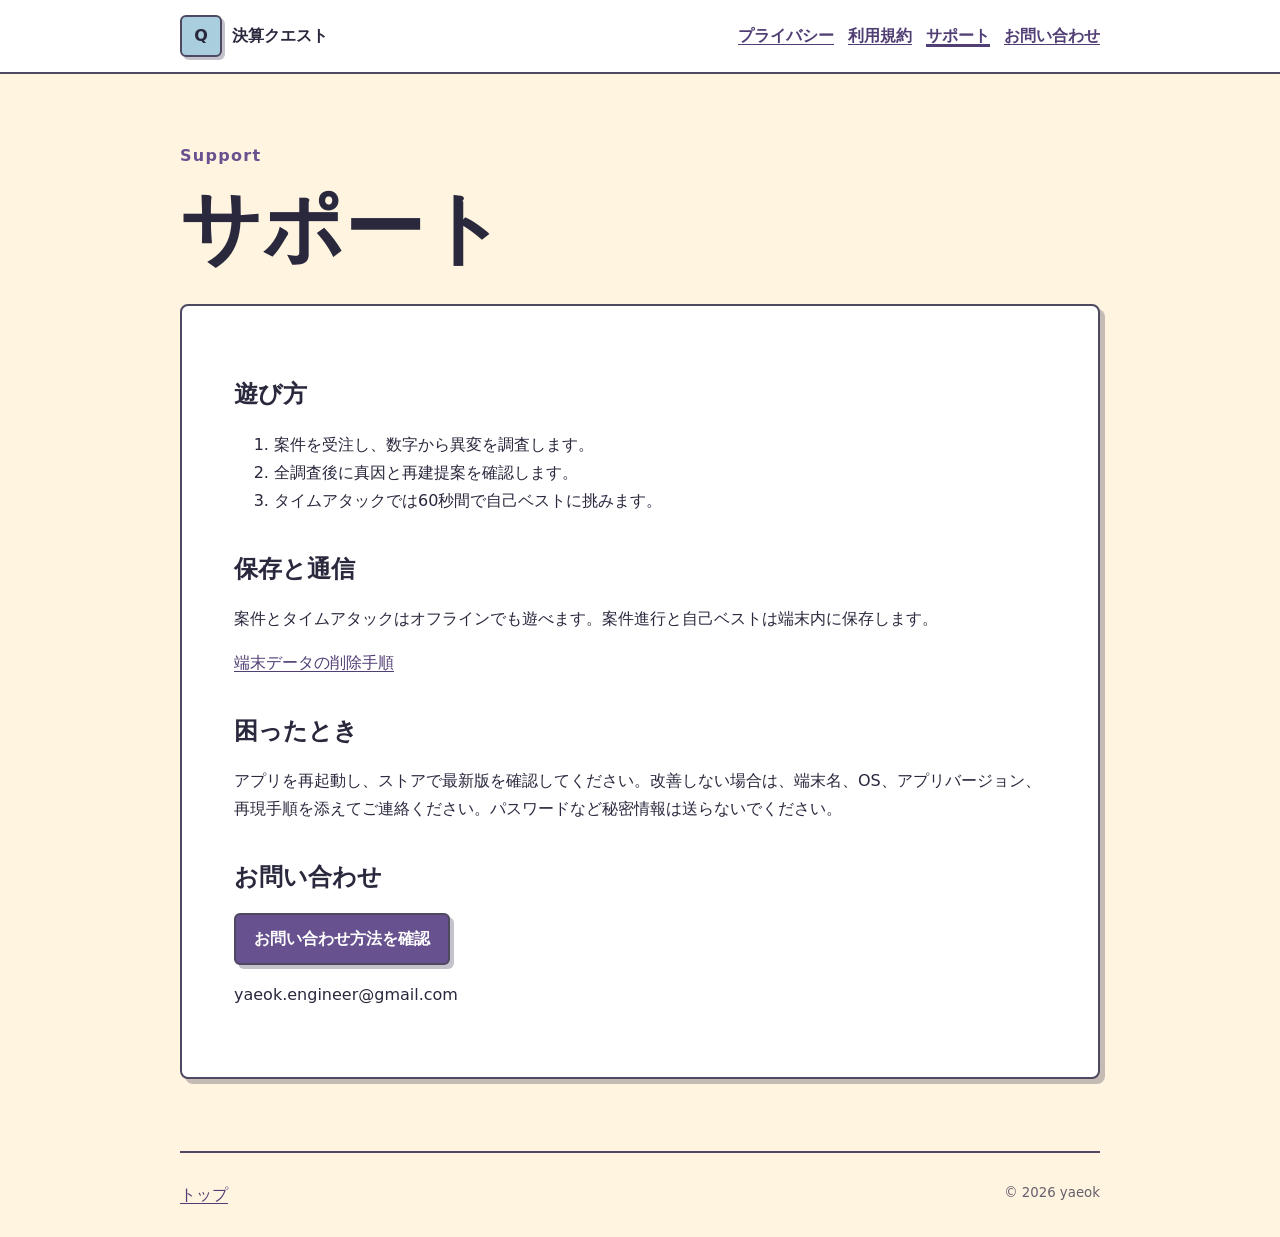
<file: kessan-quest/support.html>
<!doctype html>
<html lang="ja"><head><meta charset="utf-8"><meta name="viewport" content="width=device-width,initial-scale=1"><meta name="description" content="決算クエストの遊び方とトラブル解決方法です。"><title>サポート｜決算クエスト</title><link rel="stylesheet" href="style.css"></head>
<body><a class="skip" href="#main">本文へ</a><header class="site-header"><nav class="nav" aria-label="メインナビゲーション"><a class="brand" href="index.html"><span class="mark" aria-hidden="true">Q</span>決算クエスト</a><div class="links"><a href="privacy-policy.html">プライバシー</a><a href="terms.html">利用規約</a><a aria-current="page" href="support.html">サポート</a><a href="feedback.html">お問い合わせ</a></div></nav></header>
<main id="main"><p class="kicker">Support</p><h1>サポート</h1><article class="panel">
<section><h2>遊び方</h2><ol><li>案件を受注し、数字から異変を調査します。</li><li>全調査後に真因と再建提案を確認します。</li><li>タイムアタックでは60秒間で自己ベストに挑みます。</li></ol></section>
<section><h2>保存と通信</h2><p>案件とタイムアタックはオフラインでも遊べます。案件進行と自己ベストは端末内に保存します。</p><p><a href="account-deletion.html">端末データの削除手順</a></p></section>
<section><h2>困ったとき</h2><p>アプリを再起動し、ストアで最新版を確認してください。改善しない場合は、端末名、OS、アプリバージョン、再現手順を添えてご連絡ください。パスワードなど秘密情報は送らないでください。</p></section>
<section><h2>お問い合わせ</h2><p><a class="button" href="feedback.html">お問い合わせ方法を確認</a></p><p>yaeok.engineer@gmail.com</p></section>
</article></main><footer><a href="index.html">トップ</a><small>© 2026 yaeok</small></footer></body></html>
</file>
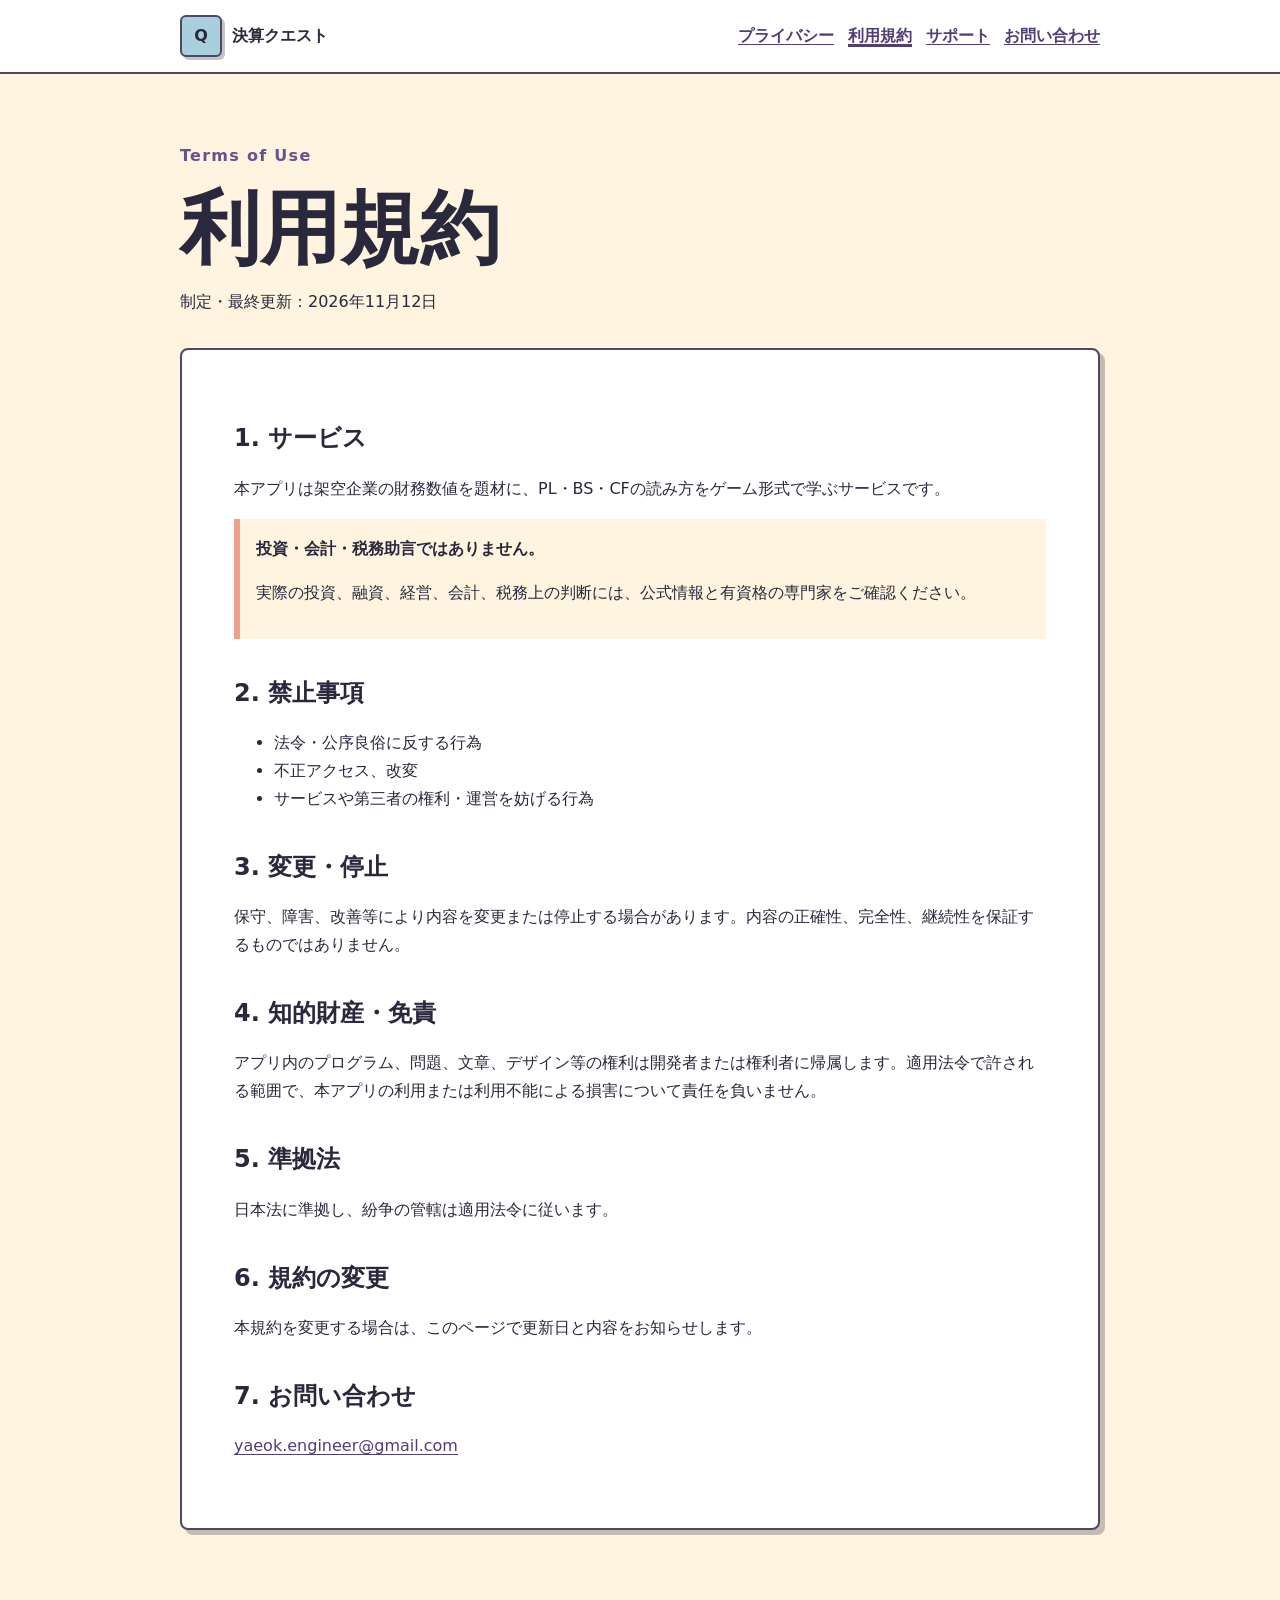
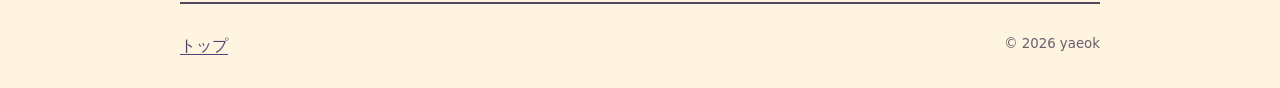
<file: kessan-quest/terms.html>
<!doctype html>
<html lang="ja"><head><meta charset="utf-8"><meta name="viewport" content="width=device-width,initial-scale=1"><meta name="description" content="決算クエストの利用規約です。"><title>利用規約｜決算クエスト</title><link rel="stylesheet" href="style.css"></head>
<body><a class="skip" href="#main">本文へ</a><header class="site-header"><nav class="nav" aria-label="メインナビゲーション"><a class="brand" href="index.html"><span class="mark" aria-hidden="true">Q</span>決算クエスト</a><div class="links"><a href="privacy-policy.html">プライバシー</a><a aria-current="page" href="terms.html">利用規約</a><a href="support.html">サポート</a><a href="feedback.html">お問い合わせ</a></div></nav></header>
<main id="main"><p class="kicker">Terms of Use</p><h1>利用規約</h1><p>制定・最終更新：2026年11月12日</p><article class="panel">
<section><h2>1. サービス</h2><p>本アプリは架空企業の財務数値を題材に、PL・BS・CFの読み方をゲーム形式で学ぶサービスです。</p><div class="notice"><strong>投資・会計・税務助言ではありません。</strong><p>実際の投資、融資、経営、会計、税務上の判断には、公式情報と有資格の専門家をご確認ください。</p></div></section>
<section><h2>2. 禁止事項</h2><ul><li>法令・公序良俗に反する行為</li><li>不正アクセス、改変</li><li>サービスや第三者の権利・運営を妨げる行為</li></ul></section>
<section><h2>3. 変更・停止</h2><p>保守、障害、改善等により内容を変更または停止する場合があります。内容の正確性、完全性、継続性を保証するものではありません。</p></section>
<section><h2>4. 知的財産・免責</h2><p>アプリ内のプログラム、問題、文章、デザイン等の権利は開発者または権利者に帰属します。適用法令で許される範囲で、本アプリの利用または利用不能による損害について責任を負いません。</p></section>
<section><h2>5. 準拠法</h2><p>日本法に準拠し、紛争の管轄は適用法令に従います。</p></section>
<section><h2>6. 規約の変更</h2><p>本規約を変更する場合は、このページで更新日と内容をお知らせします。</p></section>
<section><h2>7. お問い合わせ</h2><p><a href="mailto:yaeok.engineer@gmail.com?subject=%E3%80%90%E6%B1%BA%E7%AE%97%E3%82%AF%E3%82%A8%E3%82%B9%E3%83%88%E3%80%91%E5%88%A9%E7%94%A8%E8%A6%8F%E7%B4%84">yaeok.engineer@gmail.com</a></p></section>
</article></main><footer><a href="index.html">トップ</a><small>© 2026 yaeok</small></footer></body></html>
</file>
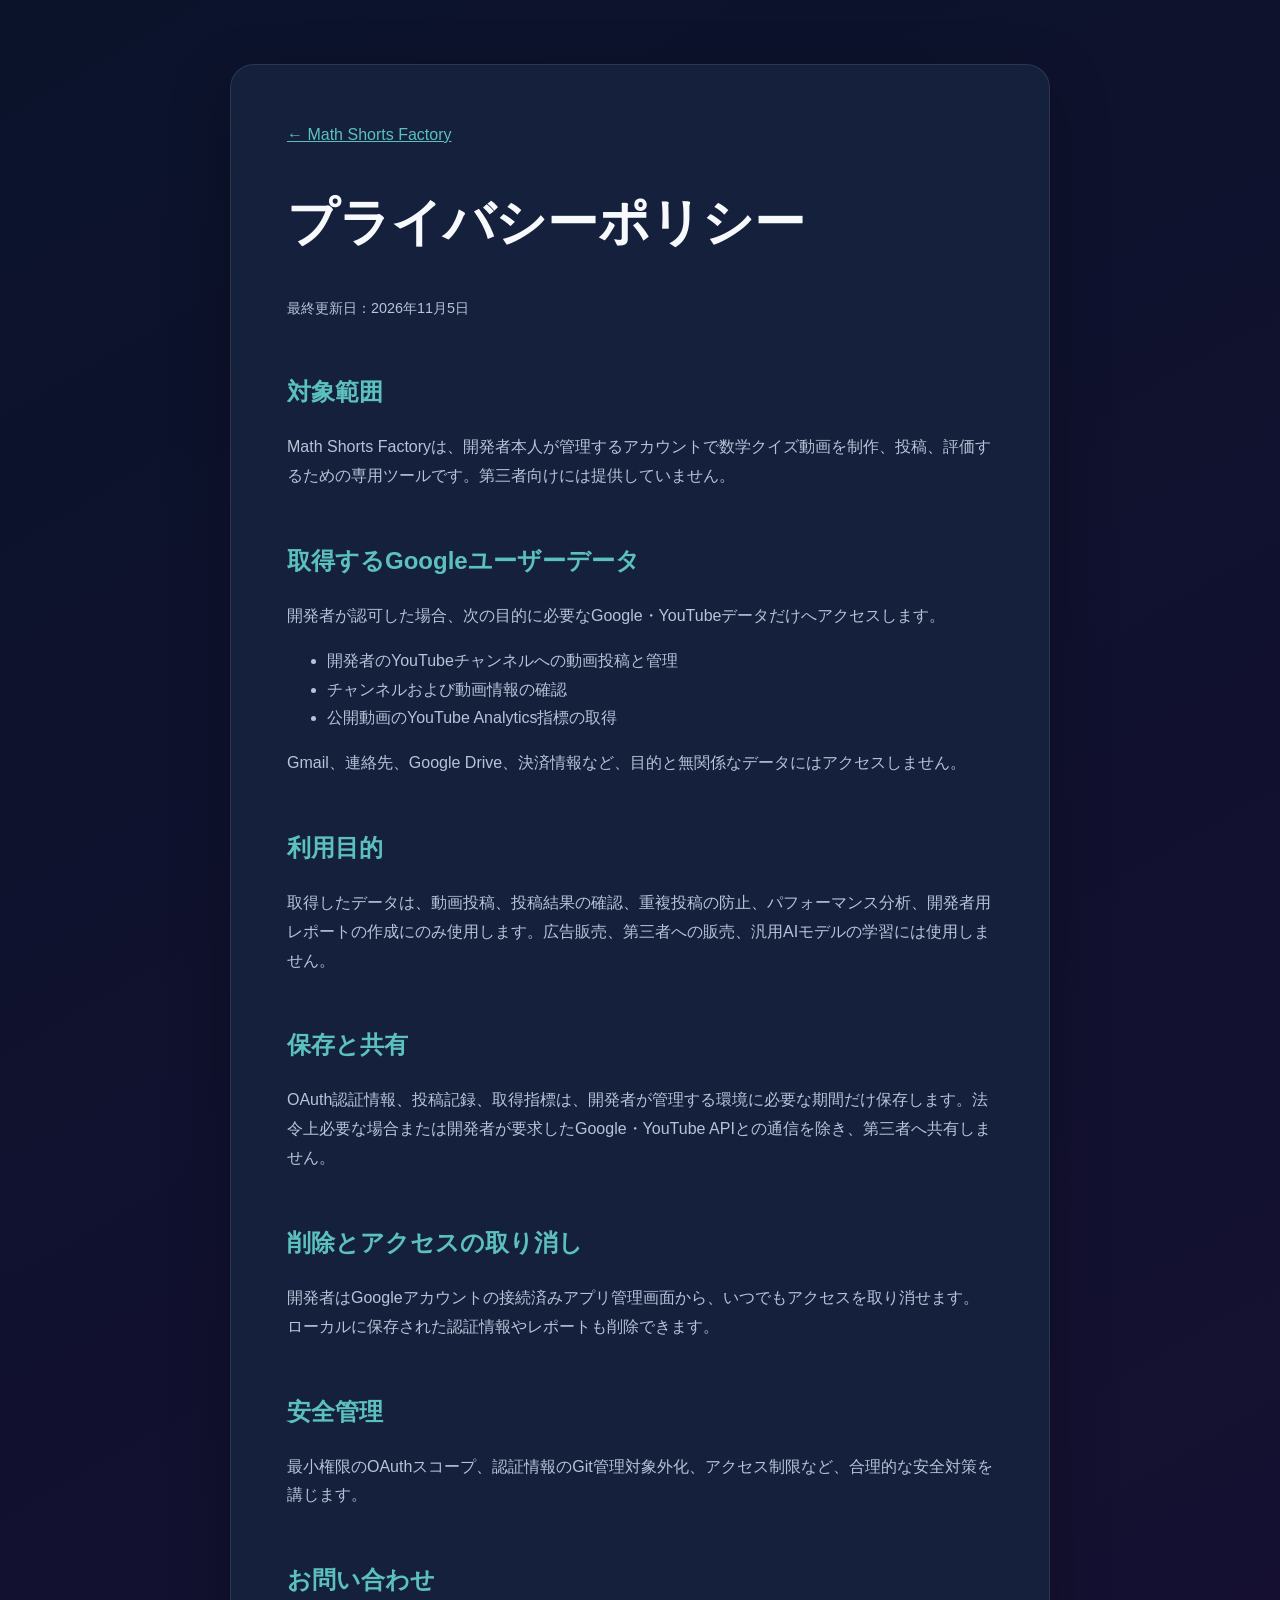
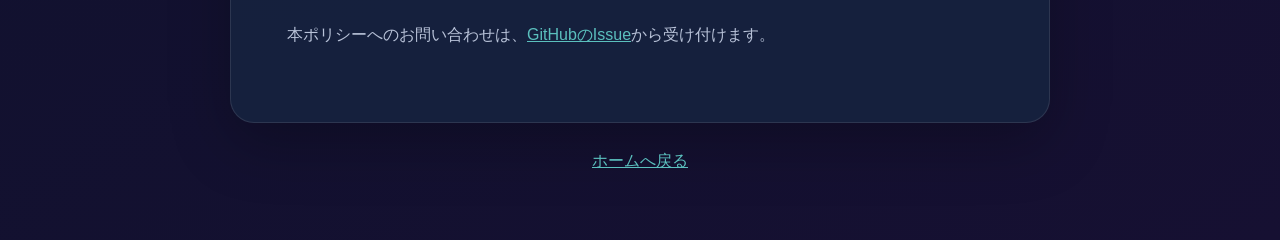
<file: math-shorts-factory/privacy-policy.html>
<!doctype html>
<html lang="ja">
<head>
  <meta charset="utf-8">
  <meta name="viewport" content="width=device-width,initial-scale=1">
  <title>プライバシーポリシー | Math Shorts Factory</title>
  <meta name="description" content="Math Shorts Factoryのプライバシーポリシー">
  <style>
    :root{color-scheme:dark;--bg:#0b132b;--card:#16213e;--accent:#5bc0be;--text:#f7f9fc;--muted:#b8c2d8}
    *{box-sizing:border-box}body{margin:0;background:linear-gradient(150deg,var(--bg),#161032);color:var(--text);font-family:-apple-system,BlinkMacSystemFont,"Hiragino Sans","Noto Sans JP",sans-serif;line-height:1.8}
    main{width:min(820px,calc(100% - 40px));margin:0 auto;padding:64px 0}article{background:rgba(22,33,62,.94);border:1px solid rgba(255,255,255,.1);border-radius:24px;padding:clamp(28px,6vw,56px);box-shadow:0 20px 60px rgba(0,0,0,.25)}
    h1{font-size:clamp(2rem,7vw,3.2rem);line-height:1.2}h2{color:var(--accent);margin-top:2em}p,li{color:var(--muted)}a{color:var(--accent)}.updated{font-size:.9rem}footer{text-align:center;margin-top:24px}
  </style>
</head>
<body><main><article>
  <a href="./">← Math Shorts Factory</a>
  <h1>プライバシーポリシー</h1>
  <p class="updated">最終更新日：2026年11月5日</p>
  <h2>対象範囲</h2>
  <p>Math Shorts Factoryは、開発者本人が管理するアカウントで数学クイズ動画を制作、投稿、評価するための専用ツールです。第三者向けには提供していません。</p>
  <h2>取得するGoogleユーザーデータ</h2>
  <p>開発者が認可した場合、次の目的に必要なGoogle・YouTubeデータだけへアクセスします。</p>
  <ul><li>開発者のYouTubeチャンネルへの動画投稿と管理</li><li>チャンネルおよび動画情報の確認</li><li>公開動画のYouTube Analytics指標の取得</li></ul>
  <p>Gmail、連絡先、Google Drive、決済情報など、目的と無関係なデータにはアクセスしません。</p>
  <h2>利用目的</h2>
  <p>取得したデータは、動画投稿、投稿結果の確認、重複投稿の防止、パフォーマンス分析、開発者用レポートの作成にのみ使用します。広告販売、第三者への販売、汎用AIモデルの学習には使用しません。</p>
  <h2>保存と共有</h2>
  <p>OAuth認証情報、投稿記録、取得指標は、開発者が管理する環境に必要な期間だけ保存します。法令上必要な場合または開発者が要求したGoogle・YouTube APIとの通信を除き、第三者へ共有しません。</p>
  <h2>削除とアクセスの取り消し</h2>
  <p>開発者はGoogleアカウントの接続済みアプリ管理画面から、いつでもアクセスを取り消せます。ローカルに保存された認証情報やレポートも削除できます。</p>
  <h2>安全管理</h2>
  <p>最小権限のOAuthスコープ、認証情報のGit管理対象外化、アクセス制限など、合理的な安全対策を講じます。</p>
  <h2>お問い合わせ</h2>
  <p>本ポリシーへのお問い合わせは、<a href="https://github.com/yaeok/math-shorts-factory/issues">GitHubのIssue</a>から受け付けます。</p>
</article><footer><a href="./">ホームへ戻る</a></footer></main></body>
</html>
</file>
<file: ehonbako/styles.css>
@import url('https://fonts.googleapis.com/css2?family=Kiwi+Maru:wght@500&family=Zen+Maru+Gothic:wght@400;500;700&display=swap');

:root {
  color-scheme: light;
  --paper: #fff9e9;
  --paper-deep: #f8edce;
  --paper-line: #e9d8ae;
  --ink: #382923;
  --ink-soft: #67534a;
  --brick: #b85a3c;
  --brick-dark: #963f28;
  --forest: #53644c;
  --sage: #dde2d3;
  --mustard: #d8a83e;
  --white: #fffdf7;
  --shadow: 4px 5px 0 rgba(56, 41, 35, 0.16);
  font-family: "Zen Maru Gothic", "Hiragino Sans", "Yu Gothic UI", sans-serif;
}

* { box-sizing: border-box; }
html { scroll-behavior: smooth; }
body {
  margin: 0;
  color: var(--ink);
  background:
    radial-gradient(circle at 100% 0, rgba(216, 168, 62, 0.18), transparent 26rem),
    var(--paper);
  font-weight: 500;
  line-height: 1.75;
}

h1, h2, h3 { font-family: "Kiwi Maru", "Yu Mincho", serif; font-weight: 500; }
a { color: var(--brick-dark); text-underline-offset: 0.18em; }
a:hover { color: var(--brick); }
a:focus-visible, .button:focus-visible { outline: 4px solid var(--mustard); outline-offset: 3px; }

.site-header { border-bottom: 2px solid var(--ink); background: rgba(255, 249, 233, 0.94); }
.nav, main, .site-footer { width: min(100% - 32px, 960px); margin-inline: auto; }
.nav { min-height: 76px; display: flex; align-items: center; justify-content: space-between; gap: 20px; }
.brand { display: inline-flex; align-items: center; gap: 12px; color: var(--ink); text-decoration: none; font-weight: 700; }
.brand-mark { display: grid; width: 46px; height: 46px; place-items: center; border: 2px solid var(--ink); border-radius: 12px; background: var(--mustard); box-shadow: 2px 3px 0 rgba(56, 41, 35, 0.16); font-size: 1.4rem; }
.nav-links { display: flex; flex-wrap: wrap; gap: 14px 18px; font-size: 0.9rem; }
.nav-links a { color: var(--ink-soft); text-decoration: none; }

main { padding: 58px 0 84px; }
.hero { display: grid; grid-template-columns: 1fr minmax(230px, 320px); align-items: center; gap: 48px; padding: 26px 0 54px; }
.eyebrow { color: var(--brick-dark); font-size: 0.84rem; font-weight: 700; letter-spacing: 0.12em; }
h1 { margin: 10px 0 18px; font-size: clamp(2.35rem, 7vw, 4.5rem); line-height: 1.15; }
.lead { max-width: 42rem; color: var(--ink-soft); font-size: 1.06rem; }
.shelf-art { position: relative; min-height: 245px; padding: 30px 24px 42px; border: 2px solid var(--ink); border-radius: 22px; background: var(--paper-deep); box-shadow: var(--shadow); }
.books { position: absolute; inset: auto 26px 51px; display: flex; align-items: flex-end; gap: 9px; }
.book { flex: 1; min-width: 28px; border: 2px solid var(--ink); border-radius: 7px 7px 3px 3px; }
.book:nth-child(1) { height: 92px; background: var(--brick); }
.book:nth-child(2) { height: 128px; background: var(--forest); }
.book:nth-child(3) { height: 150px; background: var(--mustard); }
.book:nth-child(4) { height: 116px; background: #7296a0; }
.book:nth-child(5) { height: 103px; background: #8b7690; }
.shelf { position: absolute; right: 18px; bottom: 34px; left: 18px; height: 16px; border: 2px solid var(--ink); border-radius: 5px; background: #d8c397; }

.button { display: inline-flex; min-height: 48px; align-items: center; justify-content: center; margin-top: 14px; padding: 10px 22px; border: 2px solid var(--ink); border-radius: 14px; color: #fff; background: var(--brick); box-shadow: 3px 4px 0 rgba(56, 41, 35, 0.16); text-decoration: none; font-weight: 700; }
.button:hover { color: #fff; background: var(--brick-dark); }

.card-grid { display: grid; grid-template-columns: repeat(2, 1fr); gap: 18px; }
.card, .content-card { border: 2px solid var(--ink); border-radius: 20px; background: var(--paper-deep); box-shadow: var(--shadow); }
.card { padding: 26px; color: var(--ink); text-decoration: none; }
.card:hover { color: var(--ink); background: var(--white); transform: translateY(-2px); }
.card .icon { display: inline-grid; width: 42px; height: 42px; place-items: center; border: 1.5px solid var(--ink); border-radius: 9px; background: var(--mustard); font-size: 1.25rem; }
.card h2 { margin: 12px 0 6px; font-size: 1.15rem; }
.card p { margin: 0; color: var(--ink-soft); font-size: 0.92rem; }

.page-heading { max-width: 720px; margin-bottom: 28px; }
.page-heading h1 { font-size: clamp(2rem, 6vw, 3.5rem); }
.updated { color: var(--ink-soft); font-size: 0.9rem; }
.content-card { padding: clamp(24px, 5vw, 52px); }
.content-card h2 { margin-top: 2.2em; line-height: 1.35; }
.content-card h2:first-child { margin-top: 0; }
.content-card h3 { margin-top: 1.7em; }
.content-card li + li { margin-top: 0.5em; }
.notice { padding: 18px 20px; border: 1.5px solid var(--ink); border-radius: 14px; background: var(--sage); }
.contact { margin-top: 34px; padding: 24px; border: 1.5px solid var(--ink); border-radius: 14px; background: var(--white); }
.report-grid { display: grid; grid-template-columns: repeat(2, 1fr); gap: 18px; margin-top: 24px; }
.report-card { padding: 24px; border: 2px solid var(--ink); border-radius: 16px; background: var(--paper-deep); box-shadow: var(--shadow); }
.report-card h2 { margin: 0 0 8px; }
.report-card p { color: var(--ink-soft); }
.checklist { padding-left: 1.25em; }
.site-footer { padding: 26px 0 44px; color: var(--ink-soft); font-size: 0.85rem; }

@media (max-width: 720px) {
  .nav { align-items: flex-start; padding: 12px 0; flex-direction: column; }
  .nav-links { gap: 10px 14px; }
  main { padding-top: 38px; }
  .hero { grid-template-columns: 1fr; gap: 26px; }
  .shelf-art { min-height: 220px; order: -1; }
  .card-grid, .report-grid { grid-template-columns: 1fr; }
}

@media (prefers-reduced-motion: no-preference) {
  .card { transition: transform 160ms ease, background-color 160ms ease; }
}

@media (prefers-reduced-motion: reduce) {
  *, *::before, *::after { scroll-behavior: auto !important; transition: none !important; }
}
</file>
<file: kessan-quest/style.css>
:root{color-scheme:light;--paper:#fff4df;--surface:#fff;--ink:#29283d;--muted:#665f6e;--purple:#67518f;--pink:#f0a9b8;--sky:#a9cedd;--mint:#add0bb;--orange:#efa08c;--outline:#4e4861;font-family:"Noto Sans JP","Hiragino Sans",system-ui,sans-serif}*{box-sizing:border-box}html{scroll-behavior:smooth}body{margin:0;color:var(--ink);background:var(--paper);line-height:1.75}a{color:#513e74;text-underline-offset:.2em}a:focus-visible{outline:3px solid var(--purple);outline-offset:3px}.skip{position:absolute;z-index:10;left:16px;top:8px;padding:8px 12px;background:var(--surface);transform:translateY(-150%)}.skip:focus{transform:none}.nav,main,footer{width:min(calc(100% - 32px),920px);margin:auto}.site-header{border-bottom:2px solid var(--outline);background:var(--surface)}.nav{display:flex;flex-wrap:wrap;align-items:center;justify-content:space-between;gap:12px;padding:14px 0}.brand{display:flex;align-items:center;gap:10px;color:var(--ink);font-weight:800;text-decoration:none}.mark{display:grid;place-items:center;width:42px;height:42px;border:2px solid var(--outline);border-radius:6px;background:var(--sky);box-shadow:3px 3px 0 #4e486155}.links{display:flex;flex-wrap:wrap;gap:14px}.links a{min-height:44px;display:flex;align-items:center;font-weight:700}.links [aria-current="page"]{text-decoration-thickness:3px}main{padding:52px 0 72px}h1{font-size:clamp(2.5rem,10vw,5rem);line-height:1.08;margin:.2em 0;overflow-wrap:anywhere}h2{line-height:1.35}.lead{max-width:700px;color:var(--muted);font-size:1.08rem}.kicker{color:var(--purple);font-weight:800;letter-spacing:.08em}.panel,.card{border:2px solid var(--outline);border-radius:8px;background:var(--surface);box-shadow:5px 5px 0 #4e486155}.panel{margin-top:32px;padding:clamp(24px,6vw,52px)}.panel section+section{margin-top:38px}.grid{display:grid;grid-template-columns:repeat(auto-fit,minmax(220px,1fr));gap:18px;margin-top:36px}.card{display:block;padding:24px;color:var(--ink);text-decoration:none}.card:nth-child(2){background:#fff4f6}.card:nth-child(3){background:#f1faf4}.card:nth-child(4){background:#f5f0ff}.card:nth-child(5){background:#fff7ed}.button{display:inline-flex;min-height:48px;align-items:center;padding:10px 18px;border:2px solid var(--outline);border-radius:6px;color:white;background:var(--purple);box-shadow:4px 4px 0 #4e486155;font-weight:800;text-decoration:none}.notice{padding:16px;border-left:6px solid var(--orange);background:var(--paper)}footer{display:flex;flex-wrap:wrap;justify-content:space-between;gap:16px;padding:28px 0;border-top:2px solid var(--outline);color:var(--muted)}@media(max-width:620px){.nav{align-items:flex-start;flex-direction:column}.links{display:grid;grid-template-columns:1fr 1fr;width:100%}}@media(prefers-reduced-motion:reduce){html{scroll-behavior:auto}}
/* Shared styles for the Kessan Quest support pages. */
</file>
<file: osakana-zukan/styles.css>
:root {
  color-scheme: light;
  --ink: #073744;
  --ink-soft: #365b65;
  --ocean: #0d7fa6;
  --lagoon: #27bdb5;
  --foam: #f3fbfc;
  --aqua: #d9f5f2;
  --coral: #ff7568;
  --white: #ffffff;
  --line: #d7e9ed;
  --shadow: 0 18px 50px rgba(7, 55, 68, 0.1);
  font-family: -apple-system, BlinkMacSystemFont, "Hiragino Sans", "Yu Gothic UI", sans-serif;
}

* { box-sizing: border-box; }

html { scroll-behavior: smooth; }

body {
  margin: 0;
  color: var(--ink);
  background:
    radial-gradient(circle at 100% 0, rgba(39, 189, 181, 0.16), transparent 32rem),
    linear-gradient(180deg, #f8fdfe 0%, var(--foam) 100%);
  line-height: 1.75;
}

a { color: var(--ocean); text-underline-offset: 0.18em; }
a:hover { color: #075f7d; }
a:focus-visible, .button:focus-visible {
  outline: 3px solid rgba(13, 127, 166, 0.35);
  outline-offset: 3px;
}

.site-header {
  border-bottom: 1px solid rgba(215, 233, 237, 0.8);
  background: rgba(255, 255, 255, 0.88);
  backdrop-filter: blur(16px);
}

.nav, main, .site-footer {
  width: min(100% - 32px, 960px);
  margin-inline: auto;
}

.nav {
  min-height: 72px;
  display: flex;
  align-items: center;
  justify-content: space-between;
  gap: 20px;
}

.brand {
  display: inline-flex;
  align-items: center;
  gap: 12px;
  color: var(--ink);
  text-decoration: none;
  font-weight: 800;
}

.brand img { width: 44px; height: 44px; border-radius: 13px; }
.nav-links { display: flex; flex-wrap: wrap; gap: 18px; font-size: 0.9rem; }
.nav-links a { color: var(--ink-soft); text-decoration: none; }

main { padding: 64px 0 88px; }

.hero {
  display: grid;
  grid-template-columns: 1fr minmax(180px, 280px);
  align-items: center;
  gap: 48px;
  padding: 36px 0 56px;
}

.eyebrow { color: var(--lagoon); font-weight: 800; letter-spacing: 0.05em; }
h1 { margin: 10px 0 18px; font-size: clamp(2.2rem, 7vw, 4.6rem); line-height: 1.12; letter-spacing: -0.04em; }
.lead { max-width: 40rem; color: var(--ink-soft); font-size: 1.08rem; }
.hero img { width: 100%; border-radius: 28%; box-shadow: var(--shadow); }

.button {
  display: inline-flex;
  min-height: 48px;
  align-items: center;
  justify-content: center;
  margin-top: 14px;
  padding: 10px 22px;
  border-radius: 999px;
  color: var(--white);
  background: var(--ocean);
  text-decoration: none;
  font-weight: 750;
}
.button:hover { color: var(--white); background: #086d90; }

.card-grid { display: grid; grid-template-columns: repeat(2, 1fr); gap: 18px; }
.card, .content-card {
  border: 1px solid var(--line);
  border-radius: 24px;
  background: var(--white);
  box-shadow: var(--shadow);
}
.card { padding: 26px; text-decoration: none; color: var(--ink); }
.card:hover { border-color: var(--lagoon); color: var(--ink); transform: translateY(-2px); }
.card .icon { color: var(--coral); font-size: 1.4rem; }
.card h2 { margin: 10px 0 6px; font-size: 1.12rem; }
.card p { margin: 0; color: var(--ink-soft); font-size: 0.92rem; }

.page-heading { max-width: 700px; margin-bottom: 28px; }
.page-heading h1 { font-size: clamp(2rem, 6vw, 3.4rem); }
.updated { color: var(--ink-soft); font-size: 0.9rem; }
.content-card { padding: clamp(24px, 5vw, 52px); }
.content-card h2 { margin-top: 2.2em; line-height: 1.35; }
.content-card h2:first-child { margin-top: 0; }
.content-card h3 { margin-top: 1.7em; }
.content-card li + li { margin-top: 0.45em; }
.notice { padding: 18px 20px; border-radius: 16px; background: var(--aqua); }
.contact { margin-top: 34px; padding: 24px; border-radius: 20px; background: #e7f4fa; }
.report-grid { display: grid; grid-template-columns: repeat(2, 1fr); gap: 18px; margin-top: 24px; }
.report-card { padding: 26px; border: 1px solid var(--line); border-radius: 20px; background: var(--white); }
.report-card h2 { margin: 0 0 8px; }
.report-card p { color: var(--ink-soft); }
.checklist { padding-left: 1.25em; }

.site-footer { padding: 28px 0 44px; color: var(--ink-soft); font-size: 0.85rem; }

@media (max-width: 720px) {
  .nav { align-items: flex-start; padding: 12px 0; flex-direction: column; }
  .nav-links { gap: 12px 16px; }
  main { padding-top: 38px; }
  .hero { grid-template-columns: 1fr; gap: 26px; }
  .hero img { width: min(64vw, 240px); order: -1; }
  .card-grid, .report-grid { grid-template-columns: 1fr; }
}

@media (prefers-reduced-motion: no-preference) {
  .card { transition: transform 160ms ease, border-color 160ms ease; }
}
</file>
